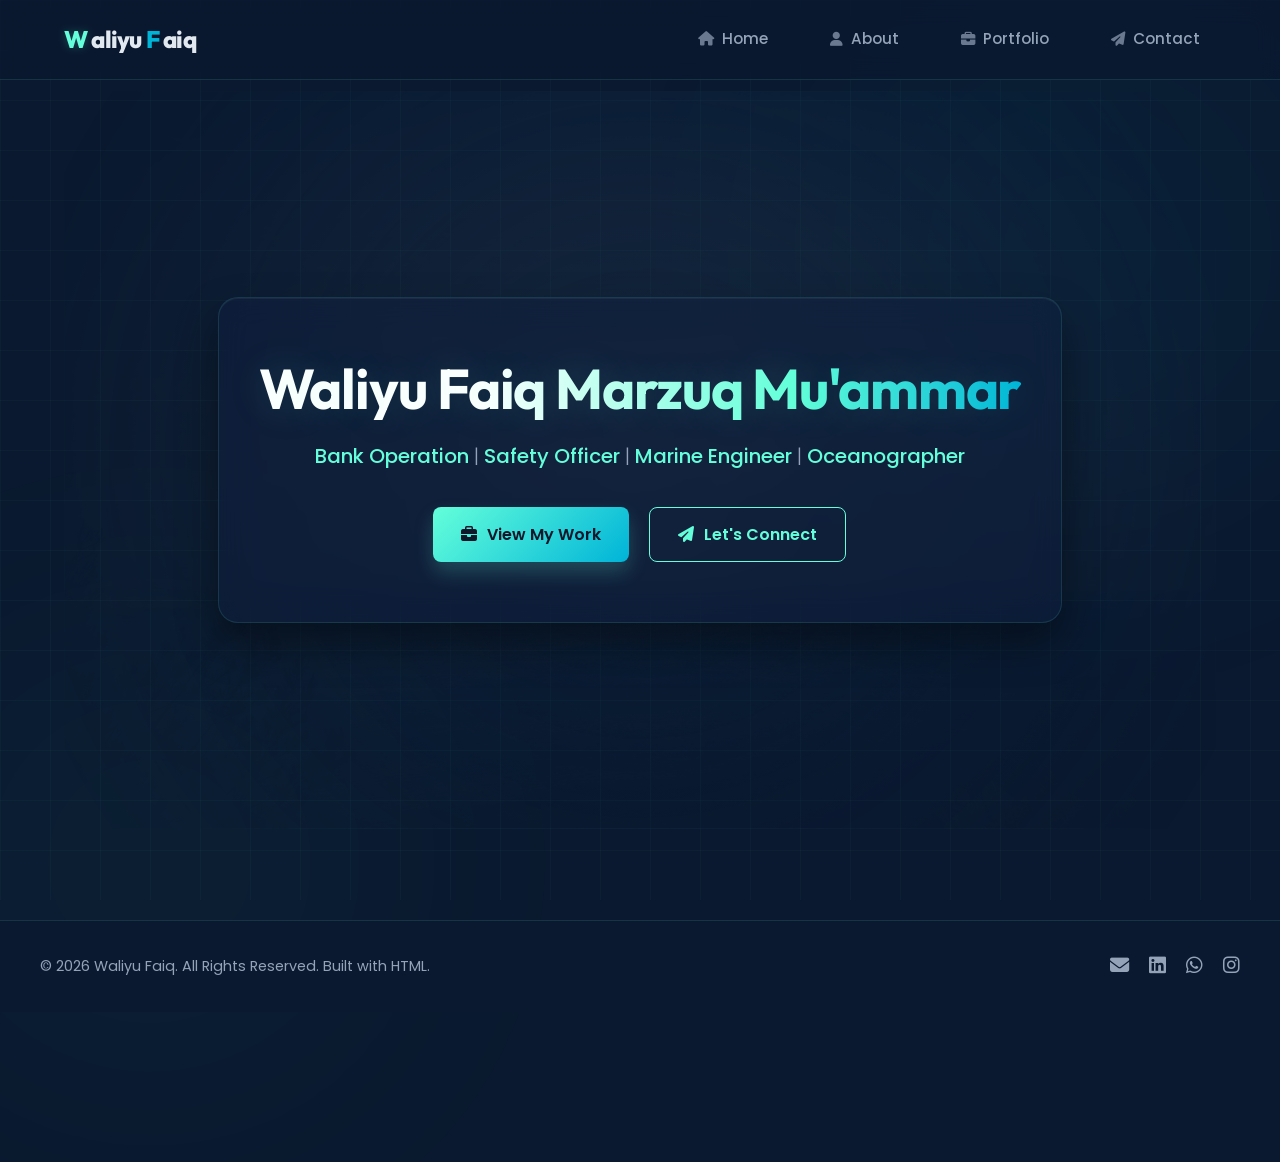
<file: index.html>
<!DOCTYPE html>
<html lang="en">
<head>
    <meta charset="UTF-8">
    <meta name="viewport" content="width=device-width, initial-scale=1.0">
    <title>Waliyu Faiq - Portfolio</title>
    <!-- Fonts -->
    <link rel="preconnect" href="https://fonts.googleapis.com">
    <link rel="preconnect" href="https://fonts.gstatic.com" crossorigin>
    <link href="https://fonts.googleapis.com/css2?family=Outfit:wght@300;400;500;600;700;800&family=Poppins:wght@300;400;500;600;700;800&display=swap" rel="stylesheet">
    <!-- FontAwesome Icons -->
    <link rel="stylesheet" href="https://cdnjs.cloudflare.com/ajax/libs/font-awesome/6.4.0/css/all.min.css">
    <!-- Custom Style -->
    <link rel="stylesheet" href="static/style.css">
</head>
<body>

    <!-- Ambient Glow Effects in Background -->
    <div class="ambient-glow glow-1"></div>
    <div class="ambient-glow glow-2"></div>
    <div class="background-grid"></div>

    <!-- Navigation Header -->
    <header class="navbar-header">
        <nav class="nav-container">
            <a href="index.html" class="nav-logo">
                <span class="logo-w">W</span>aliyu <span class="logo-f">F</span>aiq
            </a>

            <!-- Mobile Menu Toggle Button -->
            <button class="mobile-toggle" aria-label="Toggle menu" id="mobile-toggle">
                <span class="bar"></span>
                <span class="bar"></span>
                <span class="bar"></span>
            </button>

            <!-- Nav Links -->
            <ul class="nav-links" id="nav-links">
                <li><a href="index.html" id="nav-home" class="nav-link"><i class="fas fa-home"></i> Home</a></li>
                <li><a href="about.html" id="nav-about" class="nav-link"><i class="fas fa-user"></i> About</a></li>
                <li><a href="portfolio.html" id="nav-portfolio" class="nav-link"><i class="fas fa-briefcase"></i> Portfolio</a></li>
                <li><a href="contact.html" id="nav-contact" class="nav-link"><i class="fas fa-paper-plane"></i> Contact</a></li>
            </ul>
        </nav>
    </header>

    <!-- Main Content Container -->
    <main class="main-content">
        <section class="hero">
            <div class="hero-text">
                <h1>Waliyu Faiq Marzuq Mu'ammar</h1>
                <p>
                    <span>Bank Operation</span> | <span>Safety Officer</span> | <span>Marine Engineer</span> | <span>Oceanographer</span>
                </p>
                <div class="btn-group">
                    <a href="portfolio.html" class="cta-button">
                        <i class="fas fa-briefcase"></i> View My Work
                    </a>
                    <a href="contact.html" class="secondary-button">
                        <i class="fas fa-paper-plane"></i> Let's Connect
                    </a>
                </div>
            </div>
        </section>
    </main>

    <!-- Unified Footer -->
    <footer class="footer">
        <div class="footer-content">
            <p>&copy; 2026 Waliyu Faiq. All Rights Reserved. Built with HTML.</p>
            <div class="footer-socials">
                <a href="mailto:waliyufaiqmuammar@gmail.com" title="Email"><i class="fas fa-envelope"></i></a>
                <a href="https://www.linkedin.com/in/waliyu-faiq-marzuq-mu-ammar/" target="_blank" title="LinkedIn"><i class="fab fa-linkedin"></i></a>
                <a href="https://wa.link/dnluw3" target="_blank" title="WhatsApp"><i class="fab fa-whatsapp"></i></a>
                <a href="https://www.instagram.com/waliyufaiq_/" target="_blank" title="Instagram"><i class="fab fa-instagram"></i></a>
            </div>
        </div>
    </footer>

    <!-- Core Script -->
    <script>
        const mobileToggle = document.getElementById('mobile-toggle');
        const navLinksElement = document.getElementById('nav-links');

        mobileToggle.addEventListener('click', () => {
            mobileToggle.classList.toggle('active');
            navLinksElement.classList.toggle('active');
        });

        document.addEventListener("DOMContentLoaded", () => {
            const currentPath = window.location.pathname;
            const links = {
                '/index.html': 'nav-home',
                '/': 'nav-home',
                '/about.html': 'nav-about',
                '/portfolio.html': 'nav-portfolio',
                '/contact.html': 'nav-contact'
            };
            
            Object.keys(links).forEach(path => {
                const elementId = links[path];
                const el = document.getElementById(elementId);
                if (el) {
                    if (currentPath === path || (path !== '/' && currentPath.endsWith(path))) {
                        el.classList.add('active');
                    } else {
                        el.classList.remove('active');
                    }
                }
            });
        });
    </script>
</body>
</html>
</file>
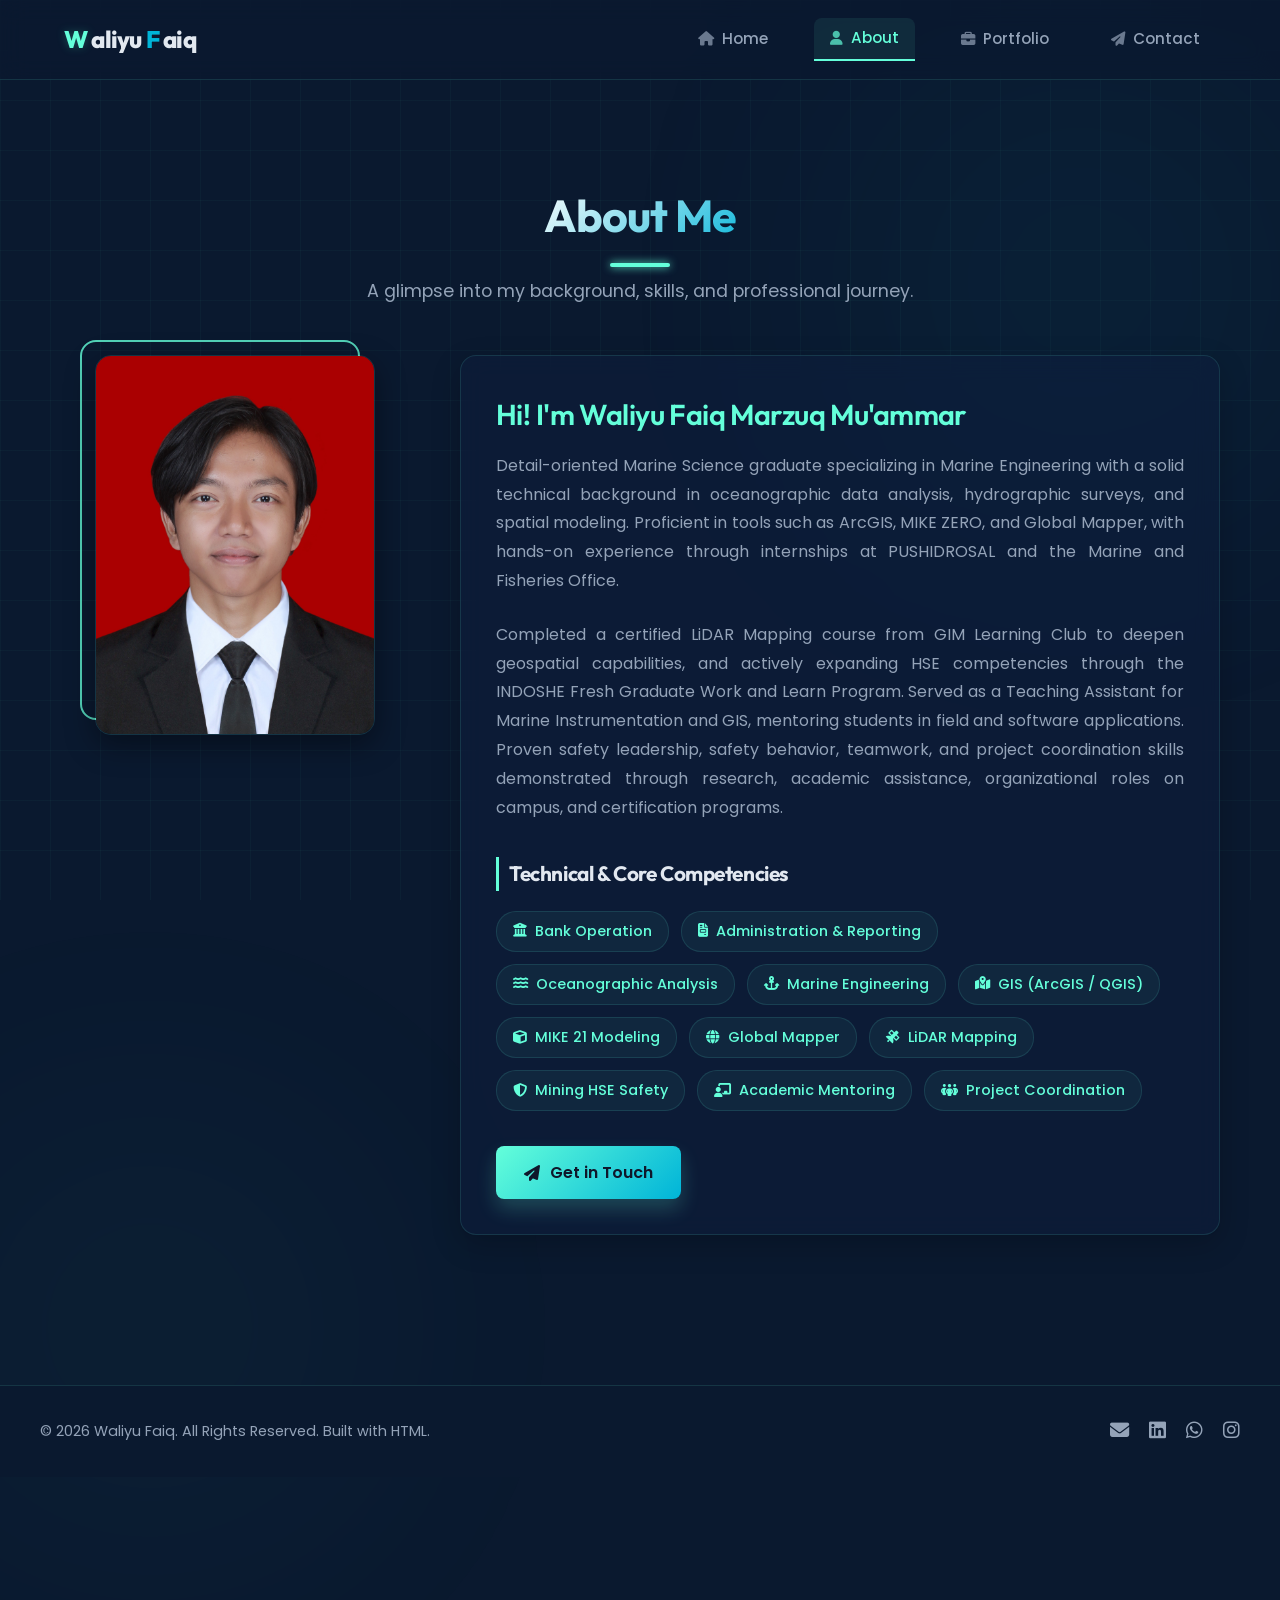
<file: about.html>
<!DOCTYPE html>
<html lang="en">
<head>
    <meta charset="UTF-8">
    <meta name="viewport" content="width=device-width, initial-scale=1.0">
    <title>About Me - Waliyu Faiq</title>
    <!-- Fonts -->
    <link rel="preconnect" href="https://fonts.googleapis.com">
    <link rel="preconnect" href="https://fonts.gstatic.com" crossorigin>
    <link href="https://fonts.googleapis.com/css2?family=Outfit:wght@300;400;500;600;700;800&family=Poppins:wght@300;400;500;600;700;800&display=swap" rel="stylesheet">
    <!-- FontAwesome Icons -->
    <link rel="stylesheet" href="https://cdnjs.cloudflare.com/ajax/libs/font-awesome/6.4.0/css/all.min.css">
    <!-- Custom Style -->
    <link rel="stylesheet" href="static/style.css">
</head>
<body>

    <!-- Ambient Glow Effects in Background -->
    <div class="ambient-glow glow-1"></div>
    <div class="ambient-glow glow-2"></div>
    <div class="background-grid"></div>

    <!-- Navigation Header -->
    <header class="navbar-header">
        <nav class="nav-container">
            <a href="index.html" class="nav-logo">
                <span class="logo-w">W</span>aliyu <span class="logo-f">F</span>aiq
            </a>

            <!-- Mobile Menu Toggle Button -->
            <button class="mobile-toggle" aria-label="Toggle menu" id="mobile-toggle">
                <span class="bar"></span>
                <span class="bar"></span>
                <span class="bar"></span>
            </button>

            <!-- Nav Links -->
            <ul class="nav-links" id="nav-links">
                <li><a href="index.html" id="nav-home" class="nav-link"><i class="fas fa-home"></i> Home</a></li>
                <li><a href="about.html" id="nav-about" class="nav-link"><i class="fas fa-user"></i> About</a></li>
                <li><a href="portfolio.html" id="nav-portfolio" class="nav-link"><i class="fas fa-briefcase"></i> Portfolio</a></li>
                <li><a href="contact.html" id="nav-contact" class="nav-link"><i class="fas fa-paper-plane"></i> Contact</a></li>
            </ul>
        </nav>
    </header>

    <!-- Main Content Container -->
    <main class="main-content">
        <section class="about-section">
            <div class="section-header">
                <h1>About Me</h1>
                <p>A glimpse into my background, skills, and professional journey.</p>
            </div>

            <div class="about-content">
                <!-- Floating Profile Image -->
                <div class="image-container">
                    <img src="static/Waliyu1.jpg" alt="Waliyu Faiq">
                </div>

                <!-- Biography and Skills -->
                <div class="bio-card">
                    <h2>Hi! I'm Waliyu Faiq Marzuq Mu'ammar</h2>
                    <p>
                        Detail-oriented Marine Science graduate specializing in Marine Engineering with a solid technical background in oceanographic data analysis, hydrographic surveys, and spatial modeling. Proficient in tools such as ArcGIS, MIKE ZERO, and Global Mapper, with hands-on experience through internships at PUSHIDROSAL and the Marine and Fisheries Office.
                    </p>
                    <p>
                        Completed a certified LiDAR Mapping course from GIM Learning Club to deepen geospatial capabilities, and actively expanding HSE competencies through the INDOSHE Fresh Graduate Work and Learn Program. Served as a Teaching Assistant for Marine Instrumentation and GIS, mentoring students in field and software applications. Proven safety leadership, safety behavior, teamwork, and project coordination skills demonstrated through research, academic assistance, organizational roles on campus, and certification programs.
                    </p>

                    <!-- Interactive Skills Badge Section -->
                    <div class="skills-container">
                        <h3>Technical & Core Competencies</h3>
                        <div class="skills-grid">
                            <span class="skill-badge"><i class="fas fa-building-columns"></i> Bank Operation</span>
                            <span class="skill-badge"><i class="fas fa-file-invoice"></i> Administration & Reporting</span>
                            <span class="skill-badge"><i class="fas fa-water"></i> Oceanographic Analysis</span>
                            <span class="skill-badge"><i class="fas fa-anchor"></i> Marine Engineering</span>
                            <span class="skill-badge"><i class="fas fa-map-marked-alt"></i> GIS (ArcGIS / QGIS)</span>
                            <span class="skill-badge"><i class="fas fa-cube"></i> MIKE 21 Modeling</span>
                            <span class="skill-badge"><i class="fas fa-globe"></i> Global Mapper</span>
                            <span class="skill-badge"><i class="fas fa-satellite"></i> LiDAR Mapping</span>
                            <span class="skill-badge"><i class="fas fa-shield-halved"></i> Mining HSE Safety</span>
                            <span class="skill-badge"><i class="fas fa-chalkboard-user"></i> Academic Mentoring</span>
                            <span class="skill-badge"><i class="fas fa-people-group"></i> Project Coordination</span>
                        </div>
                    </div>

                    <div style="margin-top: 35px;">
                        <a href="contact.html" class="cta-button">
                            <i class="fas fa-paper-plane"></i> Get in Touch
                        </a>
                    </div>
                </div>
            </div>
        </section>
    </main>

    <!-- Unified Footer -->
    <footer class="footer">
        <div class="footer-content">
            <p>&copy; 2026 Waliyu Faiq. All Rights Reserved. Built with HTML.</p>
            <div class="footer-socials">
                <a href="mailto:waliyufaiqmuammar@gmail.com" title="Email"><i class="fas fa-envelope"></i></a>
                <a href="https://www.linkedin.com/in/waliyu-faiq-marzuq-mu-ammar/" target="_blank" title="LinkedIn"><i class="fab fa-linkedin"></i></a>
                <a href="https://wa.link/dnluw3" target="_blank" title="WhatsApp"><i class="fab fa-whatsapp"></i></a>
                <a href="https://www.instagram.com/waliyufaiq_/" target="_blank" title="Instagram"><i class="fab fa-instagram"></i></a>
            </div>
        </div>
    </footer>

    <!-- Core Script -->
    <script>
        const mobileToggle = document.getElementById('mobile-toggle');
        const navLinksElement = document.getElementById('nav-links');

        mobileToggle.addEventListener('click', () => {
            mobileToggle.classList.toggle('active');
            navLinksElement.classList.toggle('active');
        });

        document.addEventListener("DOMContentLoaded", () => {
            const currentPath = window.location.pathname;
            const links = {
                '/index.html': 'nav-home',
                '/': 'nav-home',
                '/about.html': 'nav-about',
                '/portfolio.html': 'nav-portfolio',
                '/contact.html': 'nav-contact'
            };
            
            Object.keys(links).forEach(path => {
                const elementId = links[path];
                const el = document.getElementById(elementId);
                if (el) {
                    if (currentPath === path || (path !== '/' && currentPath.endsWith(path))) {
                        el.classList.add('active');
                    } else {
                        el.classList.remove('active');
                    }
                }
            });
        });
    </script>
</body>
</html>
</file>
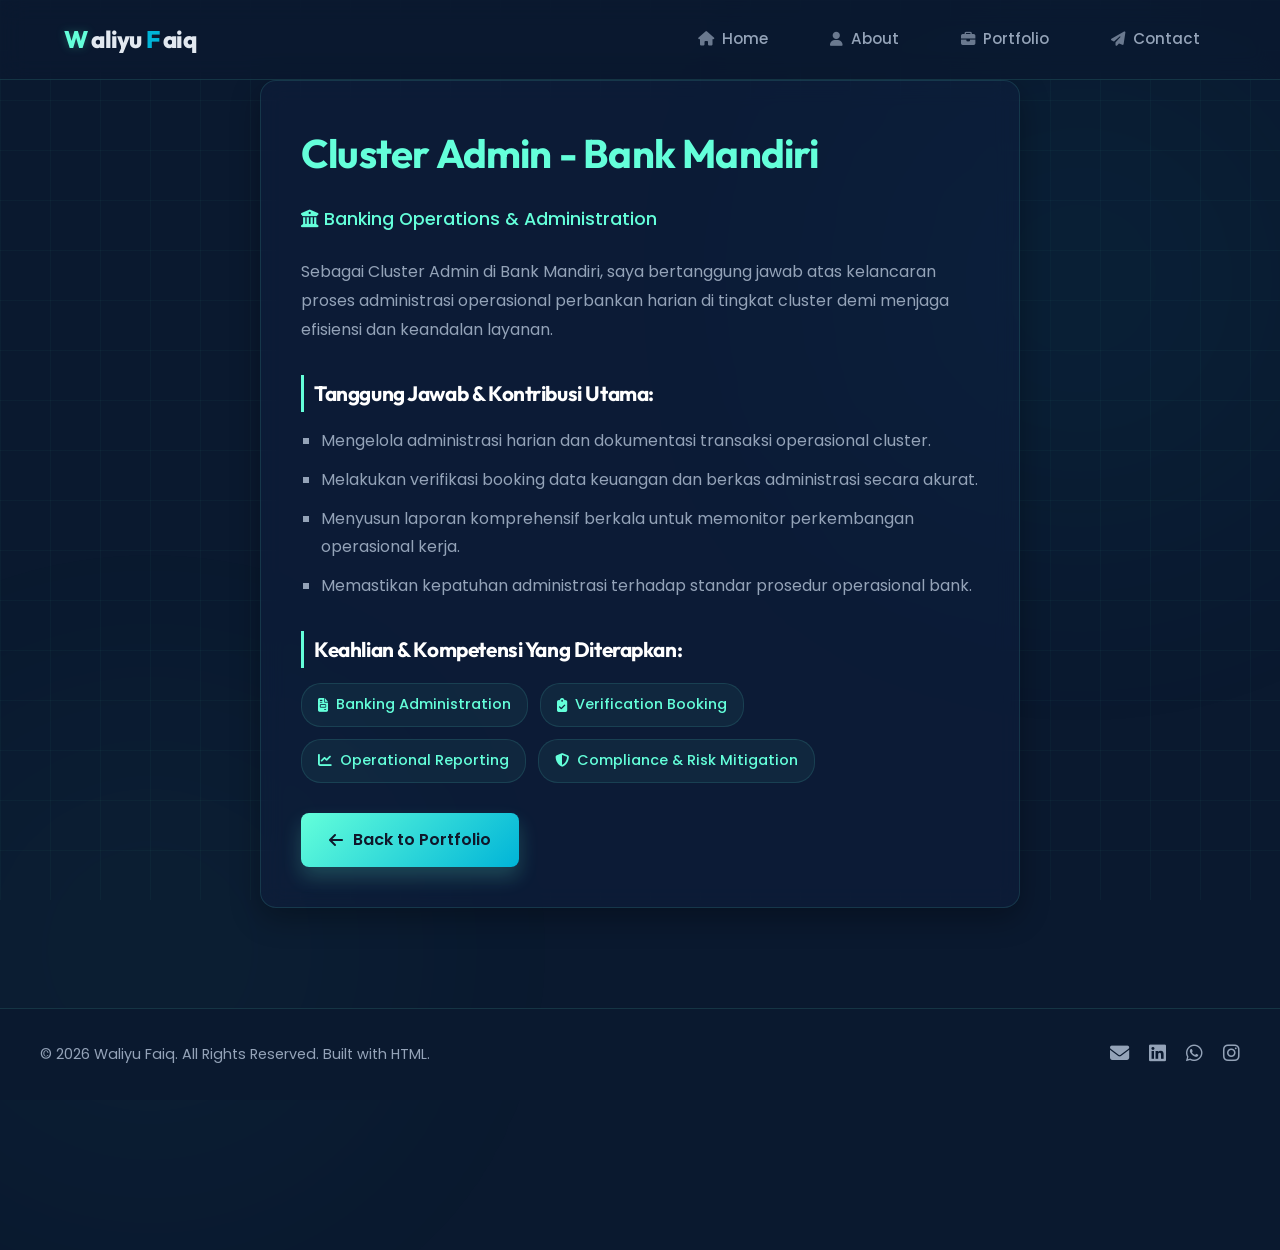
<file: bank_mandiri.html>
<!DOCTYPE html>
<html lang="en">
<head>
    <meta charset="UTF-8">
    <meta name="viewport" content="width=device-width, initial-scale=1.0">
    <title>Bank Mandiri - Waliyu Faiq</title>
    <!-- Fonts -->
    <link rel="preconnect" href="https://fonts.googleapis.com">
    <link rel="preconnect" href="https://fonts.gstatic.com" crossorigin>
    <link href="https://fonts.googleapis.com/css2?family=Outfit:wght@300;400;500;600;700;800&family=Poppins:wght@300;400;500;600;700;800&display=swap" rel="stylesheet">
    <!-- FontAwesome Icons -->
    <link rel="stylesheet" href="https://cdnjs.cloudflare.com/ajax/libs/font-awesome/6.4.0/css/all.min.css">
    <!-- Custom Style -->
    <link rel="stylesheet" href="static/style.css">
</head>
<body>

    <!-- Ambient Glow Effects in Background -->
    <div class="ambient-glow glow-1"></div>
    <div class="ambient-glow glow-2"></div>
    <div class="background-grid"></div>

    <!-- Navigation Header -->
    <header class="navbar-header">
        <nav class="nav-container">
            <a href="index.html" class="nav-logo">
                <span class="logo-w">W</span>aliyu <span class="logo-f">F</span>aiq
            </a>

            <!-- Mobile Menu Toggle Button -->
            <button class="mobile-toggle" aria-label="Toggle menu" id="mobile-toggle">
                <span class="bar"></span>
                <span class="bar"></span>
                <span class="bar"></span>
            </button>

            <!-- Nav Links -->
            <ul class="nav-links" id="nav-links">
                <li><a href="index.html" id="nav-home" class="nav-link"><i class="fas fa-home"></i> Home</a></li>
                <li><a href="about.html" id="nav-about" class="nav-link"><i class="fas fa-user"></i> About</a></li>
                <li><a href="portfolio.html" id="nav-portfolio" class="nav-link"><i class="fas fa-briefcase"></i> Portfolio</a></li>
                <li><a href="contact.html" id="nav-contact" class="nav-link"><i class="fas fa-paper-plane"></i> Contact</a></li>
            </ul>
        </nav>
    </header>

    <!-- Main Content Container -->
    <main class="main-content">
        <div class="project-detail-container">
            <div class="detail-card">
                <h1>Cluster Admin - Bank Mandiri</h1>
                <p style="color: var(--accent-primary); font-weight: 500; font-size: 1.1rem; margin-bottom: 25px;">
                    <i class="fas fa-building-columns"></i> Banking Operations & Administration
                </p>

                <div class="detail-content">
                    <p>
                        Sebagai Cluster Admin di Bank Mandiri, saya bertanggung jawab atas kelancaran proses administrasi operasional perbankan harian di tingkat cluster demi menjaga efisiensi dan keandalan layanan.
                    </p>
                    
                    <h3 style="color: #ffffff; margin: 30px 0 15px; font-size: 1.3rem; border-left: 3px solid var(--accent-primary); padding-left: 10px;">
                        Tanggung Jawab & Kontribusi Utama:
                    </h3>
                    <ul style="margin-left: 20px; margin-bottom: 25px; list-style-type: square; color: var(--text-secondary);">
                        <li style="margin-bottom: 10px;">Mengelola administrasi harian dan dokumentasi transaksi operasional cluster.</li>
                        <li style="margin-bottom: 10px;">Melakukan verifikasi booking data keuangan dan berkas administrasi secara akurat.</li>
                        <li style="margin-bottom: 10px;">Menyusun laporan komprehensif berkala untuk memonitor perkembangan operasional kerja.</li>
                        <li style="margin-bottom: 10px;">Memastikan kepatuhan administrasi terhadap standar prosedur operasional bank.</li>
                    </ul>

                    <h3 style="color: #ffffff; margin: 30px 0 15px; font-size: 1.3rem; border-left: 3px solid var(--accent-primary); padding-left: 10px;">
                        Keahlian & Kompetensi Yang Diterapkan:
                    </h3>
                    <div class="skills-grid" style="margin-top: 15px; margin-bottom: 25px;">
                        <span class="skill-badge"><i class="fas fa-file-invoice"></i> Banking Administration</span>
                        <span class="skill-badge"><i class="fas fa-clipboard-check"></i> Verification Booking</span>
                        <span class="skill-badge"><i class="fas fa-chart-line"></i> Operational Reporting</span>
                        <span class="skill-badge"><i class="fas fa-shield-halved"></i> Compliance & Risk Mitigation</span>
                    </div>
                </div>

                <div class="detail-back">
                    <a href="portfolio.html" class="cta-button">
                        <i class="fas fa-arrow-left"></i> Back to Portfolio
                    </a>
                </div>
            </div>
        </div>
    </main>

    <!-- Unified Footer -->
    <footer class="footer">
        <div class="footer-content">
            <p>&copy; 2026 Waliyu Faiq. All Rights Reserved. Built with HTML.</p>
            <div class="footer-socials">
                <a href="mailto:waliyufaiqmuammar@gmail.com" title="Email"><i class="fas fa-envelope"></i></a>
                <a href="https://www.linkedin.com/in/waliyu-faiq-marzuq-mu-ammar/" target="_blank" title="LinkedIn"><i class="fab fa-linkedin"></i></a>
                <a href="https://wa.link/dnluw3" target="_blank" title="WhatsApp"><i class="fab fa-whatsapp"></i></a>
                <a href="https://www.instagram.com/waliyufaiq_/" target="_blank" title="Instagram"><i class="fab fa-instagram"></i></a>
            </div>
        </div>
    </footer>

    <!-- Core Script -->
    <script>
        const mobileToggle = document.getElementById('mobile-toggle');
        const navLinksElement = document.getElementById('nav-links');

        mobileToggle.addEventListener('click', () => {
            mobileToggle.classList.toggle('active');
            navLinksElement.classList.toggle('active');
        });

        document.addEventListener("DOMContentLoaded", () => {
            const currentPath = window.location.pathname;
            const links = {
                '/index.html': 'nav-home',
                '/': 'nav-home',
                '/about.html': 'nav-about',
                '/portfolio.html': 'nav-portfolio',
                '/contact.html': 'nav-contact'
            };
            
            Object.keys(links).forEach(path => {
                const elementId = links[path];
                const el = document.getElementById(elementId);
                if (el) {
                    if (currentPath === path || (path !== '/' && currentPath.endsWith(path))) {
                        el.classList.add('active');
                    } else {
                        el.classList.remove('active');
                    }
                }
            });
        });
    </script>
</body>
</html>
</file>
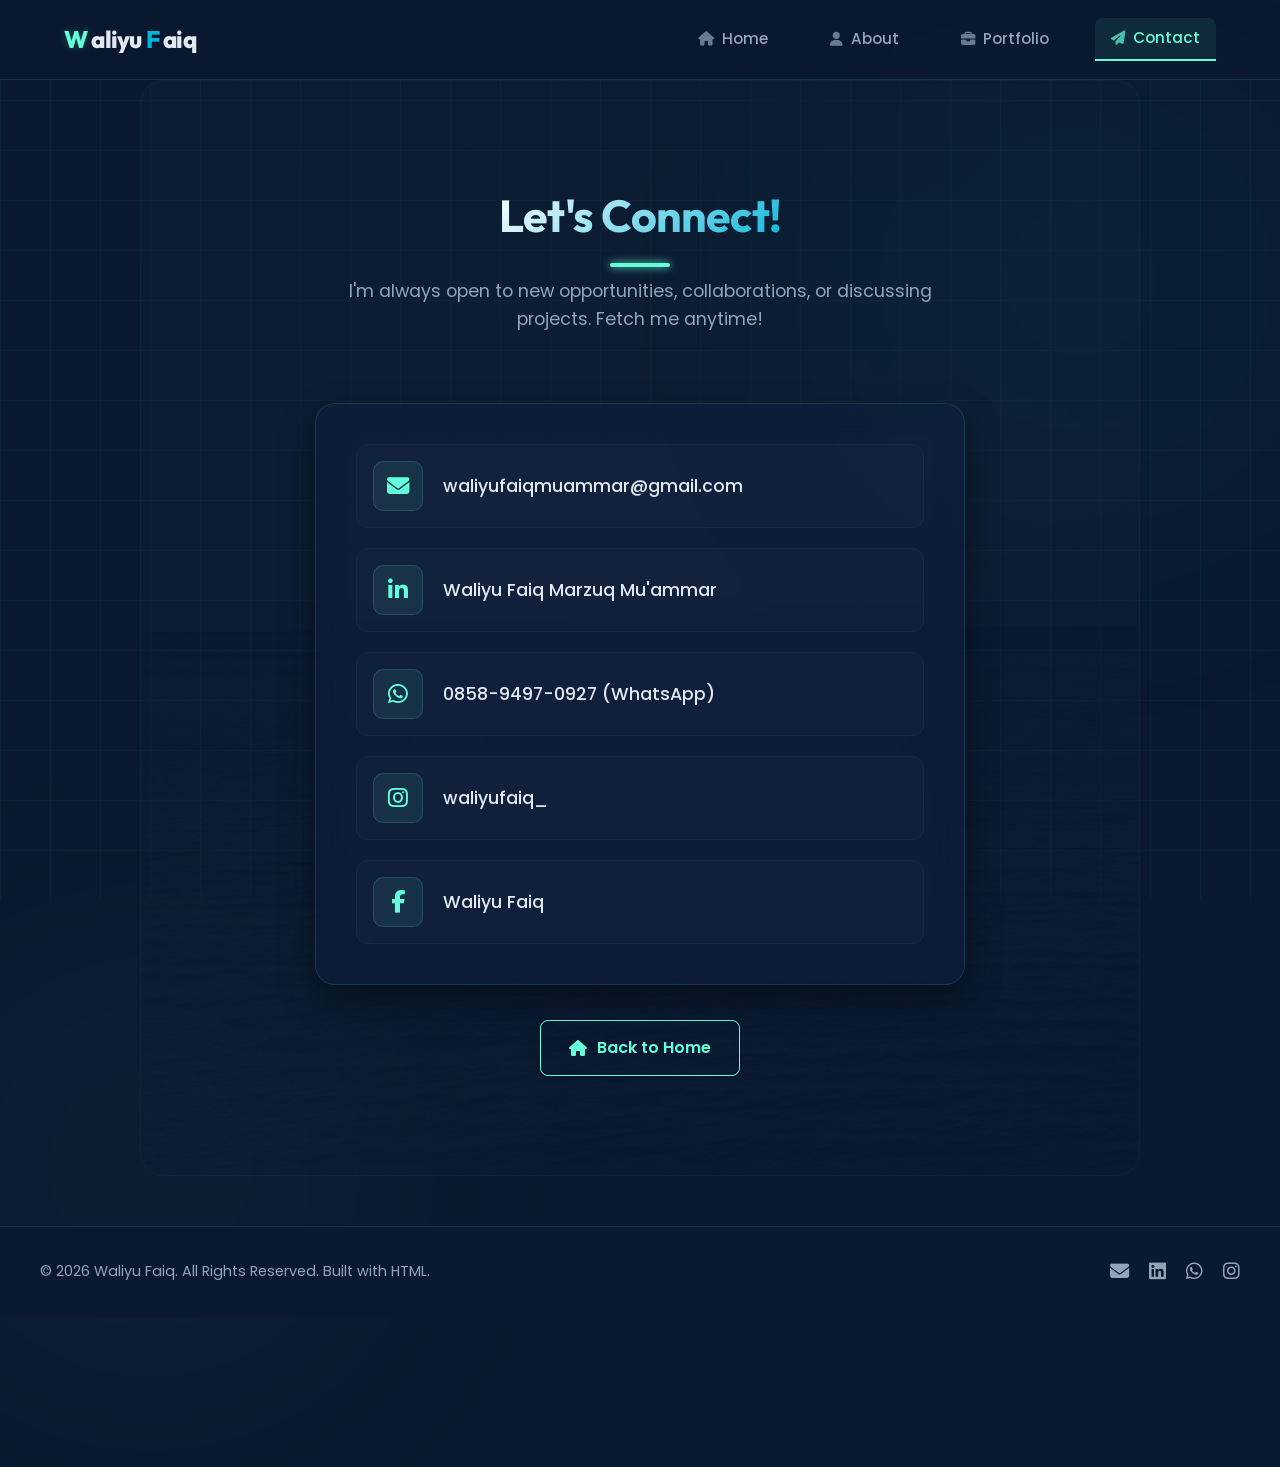
<file: contact.html>
<!DOCTYPE html>
<html lang="en">
<head>
    <meta charset="UTF-8">
    <meta name="viewport" content="width=device-width, initial-scale=1.0">
    <title>Contact - Waliyu Faiq</title>
    <!-- Fonts -->
    <link rel="preconnect" href="https://fonts.googleapis.com">
    <link rel="preconnect" href="https://fonts.gstatic.com" crossorigin>
    <link href="https://fonts.googleapis.com/css2?family=Outfit:wght@300;400;500;600;700;800&family=Poppins:wght@300;400;500;600;700;800&display=swap" rel="stylesheet">
    <!-- FontAwesome Icons -->
    <link rel="stylesheet" href="https://cdnjs.cloudflare.com/ajax/libs/font-awesome/6.4.0/css/all.min.css">
    <!-- Custom Style -->
    <link rel="stylesheet" href="static/style.css">
</head>
<body>

    <!-- Ambient Glow Effects in Background -->
    <div class="ambient-glow glow-1"></div>
    <div class="ambient-glow glow-2"></div>
    <div class="background-grid"></div>

    <!-- Navigation Header -->
    <header class="navbar-header">
        <nav class="nav-container">
            <a href="index.html" class="nav-logo">
                <span class="logo-w">W</span>aliyu <span class="logo-f">F</span>aiq
            </a>

            <!-- Mobile Menu Toggle Button -->
            <button class="mobile-toggle" aria-label="Toggle menu" id="mobile-toggle">
                <span class="bar"></span>
                <span class="bar"></span>
                <span class="bar"></span>
            </button>

            <!-- Nav Links -->
            <ul class="nav-links" id="nav-links">
                <li><a href="index.html" id="nav-home" class="nav-link"><i class="fas fa-home"></i> Home</a></li>
                <li><a href="about.html" id="nav-about" class="nav-link"><i class="fas fa-user"></i> About</a></li>
                <li><a href="portfolio.html" id="nav-portfolio" class="nav-link"><i class="fas fa-briefcase"></i> Portfolio</a></li>
                <li><a href="contact.html" id="nav-contact" class="nav-link"><i class="fas fa-paper-plane"></i> Contact</a></li>
            </ul>
        </nav>
    </header>

    <!-- Main Content Container -->
    <main class="main-content">
        <section class="contact-section">
            <div class="contact-overlay"></div>

            <div class="section-header" style="z-index: 2; position: relative;">
                <h1>Let's Connect!</h1>
                <p>I'm always open to new opportunities, collaborations, or discussing projects. Fetch me anytime!</p>
            </div>

            <div class="contact-container">
                <div class="contact-card">
                    <!-- Email -->
                    <div class="contact-item">
                        <div class="contact-icon">
                            <i class="fas fa-envelope"></i>
                        </div>
                        <a href="mailto:waliyufaiqmuammar@gmail.com" class="contact-link">waliyufaiqmuammar@gmail.com</a>
                    </div>
                    
                    <!-- LinkedIn -->
                    <div class="contact-item">
                        <div class="contact-icon">
                            <i class="fab fa-linkedin-in"></i>
                        </div>
                        <a href="https://www.linkedin.com/in/waliyu-faiq-marzuq-mu-ammar/" target="_blank" class="contact-link">Waliyu Faiq Marzuq Mu'ammar</a>
                    </div>

                    <!-- WhatsApp -->
                    <div class="contact-item">
                        <div class="contact-icon">
                            <i class="fab fa-whatsapp"></i>
                        </div>
                        <a href="https://wa.link/dnluw3" target="_blank" class="contact-link">0858-9497-0927 (WhatsApp)</a>
                    </div>

                    <!-- Instagram -->
                    <div class="contact-item">
                        <div class="contact-icon">
                            <i class="fab fa-instagram"></i>
                        </div>
                        <a href="https://www.instagram.com/waliyufaiq_/" target="_blank" class="contact-link">waliyufaiq_</a>
                    </div>

                    <!-- Facebook -->
                    <div class="contact-item">
                        <div class="contact-icon">
                            <i class="fab fa-facebook-f"></i>
                        </div>
                        <a href="https://www.facebook.com/waliyu.faiq/" target="_blank" class="contact-link">Waliyu Faiq</a>
                    </div>
                </div>

                <div class="contact-back">
                    <a href="index.html" class="secondary-button">
                        <i class="fas fa-home"></i> Back to Home
                    </a>
                </div>
            </div>
        </section>
    </main>

    <!-- Unified Footer -->
    <footer class="footer">
        <div class="footer-content">
            <p>&copy; 2026 Waliyu Faiq. All Rights Reserved. Built with HTML.</p>
            <div class="footer-socials">
                <a href="mailto:waliyufaiqmuammar@gmail.com" title="Email"><i class="fas fa-envelope"></i></a>
                <a href="https://www.linkedin.com/in/waliyu-faiq-marzuq-mu-ammar/" target="_blank" title="LinkedIn"><i class="fab fa-linkedin"></i></a>
                <a href="https://wa.link/dnluw3" target="_blank" title="WhatsApp"><i class="fab fa-whatsapp"></i></a>
                <a href="https://www.instagram.com/waliyufaiq_/" target="_blank" title="Instagram"><i class="fab fa-instagram"></i></a>
            </div>
        </div>
    </footer>

    <!-- Core Script -->
    <script>
        const mobileToggle = document.getElementById('mobile-toggle');
        const navLinksElement = document.getElementById('nav-links');

        mobileToggle.addEventListener('click', () => {
            mobileToggle.classList.toggle('active');
            navLinksElement.classList.toggle('active');
        });

        document.addEventListener("DOMContentLoaded", () => {
            const currentPath = window.location.pathname;
            const links = {
                '/index.html': 'nav-home',
                '/': 'nav-home',
                '/about.html': 'nav-about',
                '/portfolio.html': 'nav-portfolio',
                '/contact.html': 'nav-contact'
            };
            
            Object.keys(links).forEach(path => {
                const elementId = links[path];
                const el = document.getElementById(elementId);
                if (el) {
                    if (currentPath === path || (path !== '/' && currentPath.endsWith(path))) {
                        el.classList.add('active');
                    } else {
                        el.classList.remove('active');
                    }
                }
            });
        });
    </script>
</body>
</html>
</file>
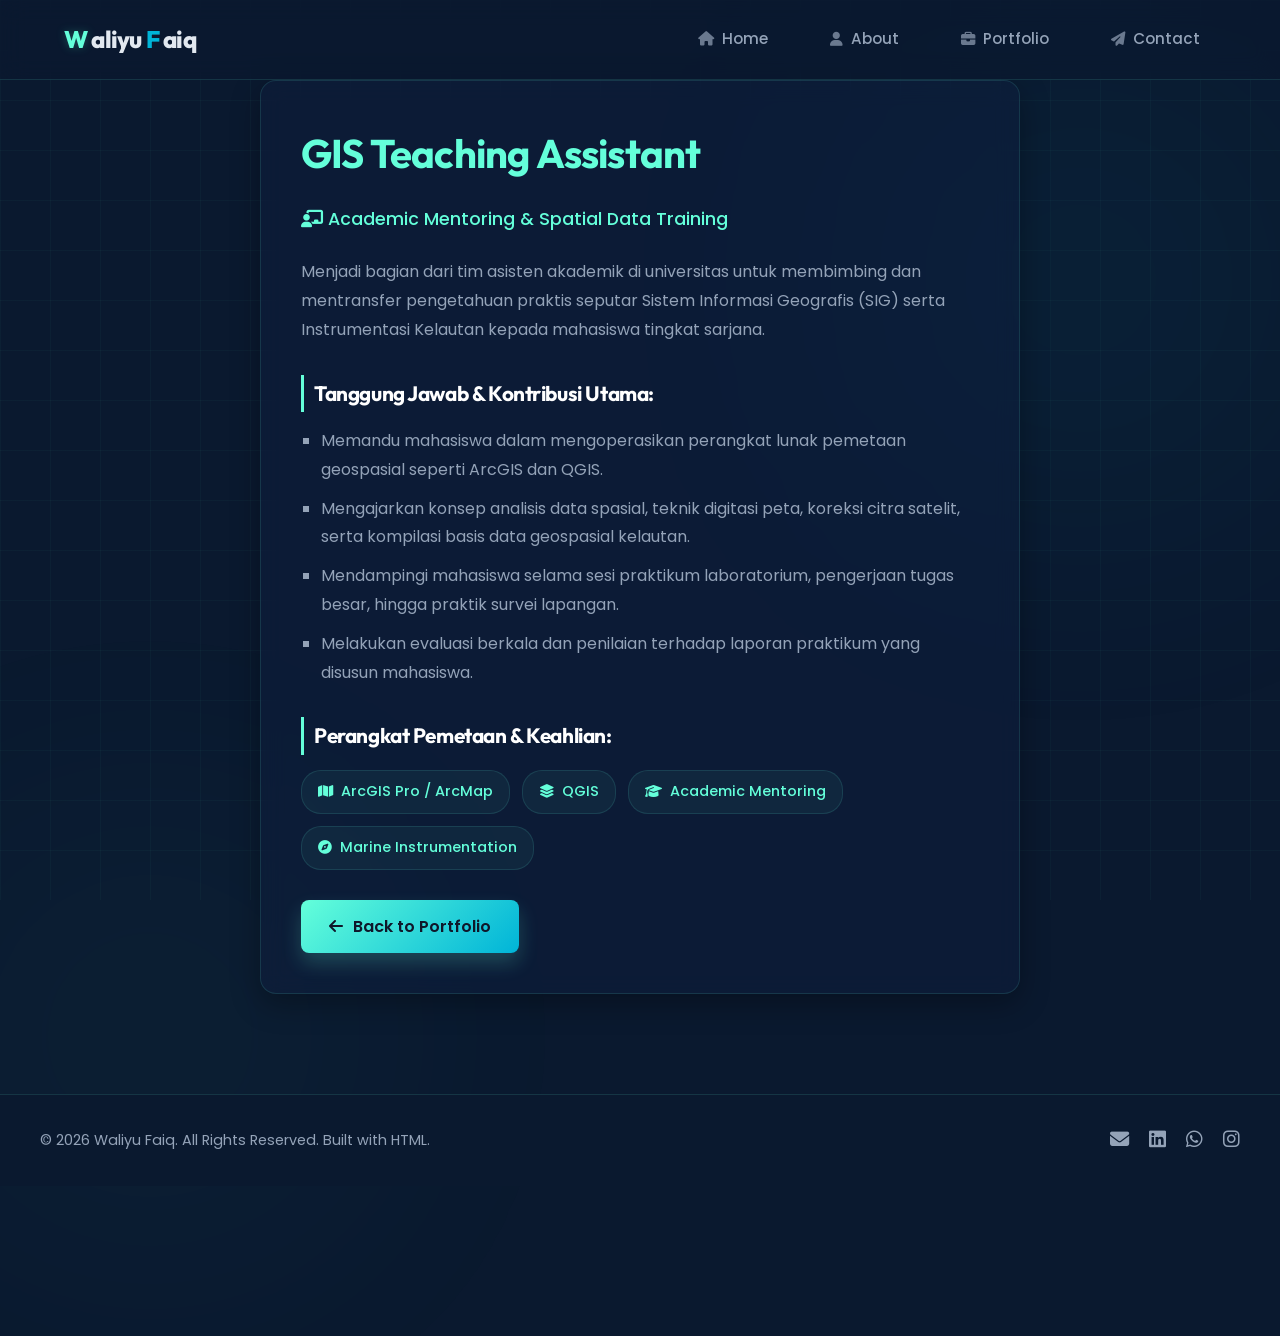
<file: gis_assistant.html>
<!DOCTYPE html>
<html lang="en">
<head>
    <meta charset="UTF-8">
    <meta name="viewport" content="width=device-width, initial-scale=1.0">
    <title>GIS Teaching Assistant - Waliyu Faiq</title>
    <!-- Fonts -->
    <link rel="preconnect" href="https://fonts.googleapis.com">
    <link rel="preconnect" href="https://fonts.gstatic.com" crossorigin>
    <link href="https://fonts.googleapis.com/css2?family=Outfit:wght@300;400;500;600;700;800&family=Poppins:wght@300;400;500;600;700;800&display=swap" rel="stylesheet">
    <!-- FontAwesome Icons -->
    <link rel="stylesheet" href="https://cdnjs.cloudflare.com/ajax/libs/font-awesome/6.4.0/css/all.min.css">
    <!-- Custom Style -->
    <link rel="stylesheet" href="static/style.css">
</head>
<body>

    <!-- Ambient Glow Effects in Background -->
    <div class="ambient-glow glow-1"></div>
    <div class="ambient-glow glow-2"></div>
    <div class="background-grid"></div>

    <!-- Navigation Header -->
    <header class="navbar-header">
        <nav class="nav-container">
            <a href="index.html" class="nav-logo">
                <span class="logo-w">W</span>aliyu <span class="logo-f">F</span>aiq
            </a>

            <!-- Mobile Menu Toggle Button -->
            <button class="mobile-toggle" aria-label="Toggle menu" id="mobile-toggle">
                <span class="bar"></span>
                <span class="bar"></span>
                <span class="bar"></span>
            </button>

            <!-- Nav Links -->
            <ul class="nav-links" id="nav-links">
                <li><a href="index.html" id="nav-home" class="nav-link"><i class="fas fa-home"></i> Home</a></li>
                <li><a href="about.html" id="nav-about" class="nav-link"><i class="fas fa-user"></i> About</a></li>
                <li><a href="portfolio.html" id="nav-portfolio" class="nav-link"><i class="fas fa-briefcase"></i> Portfolio</a></li>
                <li><a href="contact.html" id="nav-contact" class="nav-link"><i class="fas fa-paper-plane"></i> Contact</a></li>
            </ul>
        </nav>
    </header>

    <!-- Main Content Container -->
    <main class="main-content">
        <div class="project-detail-container">
            <div class="detail-card">
                <h1>GIS Teaching Assistant</h1>
                <p style="color: var(--accent-primary); font-weight: 500; font-size: 1.1rem; margin-bottom: 25px;">
                    <i class="fas fa-chalkboard-user"></i> Academic Mentoring & Spatial Data Training
                </p>

                <div class="detail-content">
                    <p>
                        Menjadi bagian dari tim asisten akademik di universitas untuk membimbing dan mentransfer pengetahuan praktis seputar Sistem Informasi Geografis (SIG) serta Instrumentasi Kelautan kepada mahasiswa tingkat sarjana.
                    </p>
                    
                    <h3 style="color: #ffffff; margin: 30px 0 15px; font-size: 1.3rem; border-left: 3px solid var(--accent-primary); padding-left: 10px;">
                        Tanggung Jawab & Kontribusi Utama:
                    </h3>
                    <ul style="margin-left: 20px; margin-bottom: 25px; list-style-type: square; color: var(--text-secondary);">
                        <li style="margin-bottom: 10px;">Memandu mahasiswa dalam mengoperasikan perangkat lunak pemetaan geospasial seperti ArcGIS dan QGIS.</li>
                        <li style="margin-bottom: 10px;">Mengajarkan konsep analisis data spasial, teknik digitasi peta, koreksi citra satelit, serta kompilasi basis data geospasial kelautan.</li>
                        <li style="margin-bottom: 10px;">Mendampingi mahasiswa selama sesi praktikum laboratorium, pengerjaan tugas besar, hingga praktik survei lapangan.</li>
                        <li style="margin-bottom: 10px;">Melakukan evaluasi berkala dan penilaian terhadap laporan praktikum yang disusun mahasiswa.</li>
                    </ul>

                    <h3 style="color: #ffffff; margin: 30px 0 15px; font-size: 1.3rem; border-left: 3px solid var(--accent-primary); padding-left: 10px;">
                        Perangkat Pemetaan & Keahlian:
                    </h3>
                    <div class="skills-grid" style="margin-top: 15px; margin-bottom: 25px;">
                        <span class="skill-badge"><i class="fas fa-map"></i> ArcGIS Pro / ArcMap</span>
                        <span class="skill-badge"><i class="fas fa-layer-group"></i> QGIS</span>
                        <span class="skill-badge"><i class="fas fa-graduation-cap"></i> Academic Mentoring</span>
                        <span class="skill-badge"><i class="fas fa-compass"></i> Marine Instrumentation</span>
                    </div>
                </div>

                <div class="detail-back">
                    <a href="portfolio.html" class="cta-button">
                        <i class="fas fa-arrow-left"></i> Back to Portfolio
                    </a>
                </div>
            </div>
        </div>
    </main>

    <!-- Unified Footer -->
    <footer class="footer">
        <div class="footer-content">
            <p>&copy; 2026 Waliyu Faiq. All Rights Reserved. Built with HTML.</p>
            <div class="footer-socials">
                <a href="mailto:waliyufaiqmuammar@gmail.com" title="Email"><i class="fas fa-envelope"></i></a>
                <a href="https://www.linkedin.com/in/waliyu-faiq-marzuq-mu-ammar/" target="_blank" title="LinkedIn"><i class="fab fa-linkedin"></i></a>
                <a href="https://wa.link/dnluw3" target="_blank" title="WhatsApp"><i class="fab fa-whatsapp"></i></a>
                <a href="https://www.instagram.com/waliyufaiq_/" target="_blank" title="Instagram"><i class="fab fa-instagram"></i></a>
            </div>
        </div>
    </footer>

    <!-- Core Script -->
    <script>
        const mobileToggle = document.getElementById('mobile-toggle');
        const navLinksElement = document.getElementById('nav-links');

        mobileToggle.addEventListener('click', () => {
            mobileToggle.classList.toggle('active');
            navLinksElement.classList.toggle('active');
        });

        document.addEventListener("DOMContentLoaded", () => {
            const currentPath = window.location.pathname;
            const links = {
                '/index.html': 'nav-home',
                '/': 'nav-home',
                '/about.html': 'nav-about',
                '/portfolio.html': 'nav-portfolio',
                '/contact.html': 'nav-contact'
            };
            
            Object.keys(links).forEach(path => {
                const elementId = links[path];
                const el = document.getElementById(elementId);
                if (el) {
                    if (currentPath === path || (path !== '/' && currentPath.endsWith(path))) {
                        el.classList.add('active');
                    } else {
                        el.classList.remove('active');
                    }
                }
            });
        });
    </script>
</body>
</html>
</file>
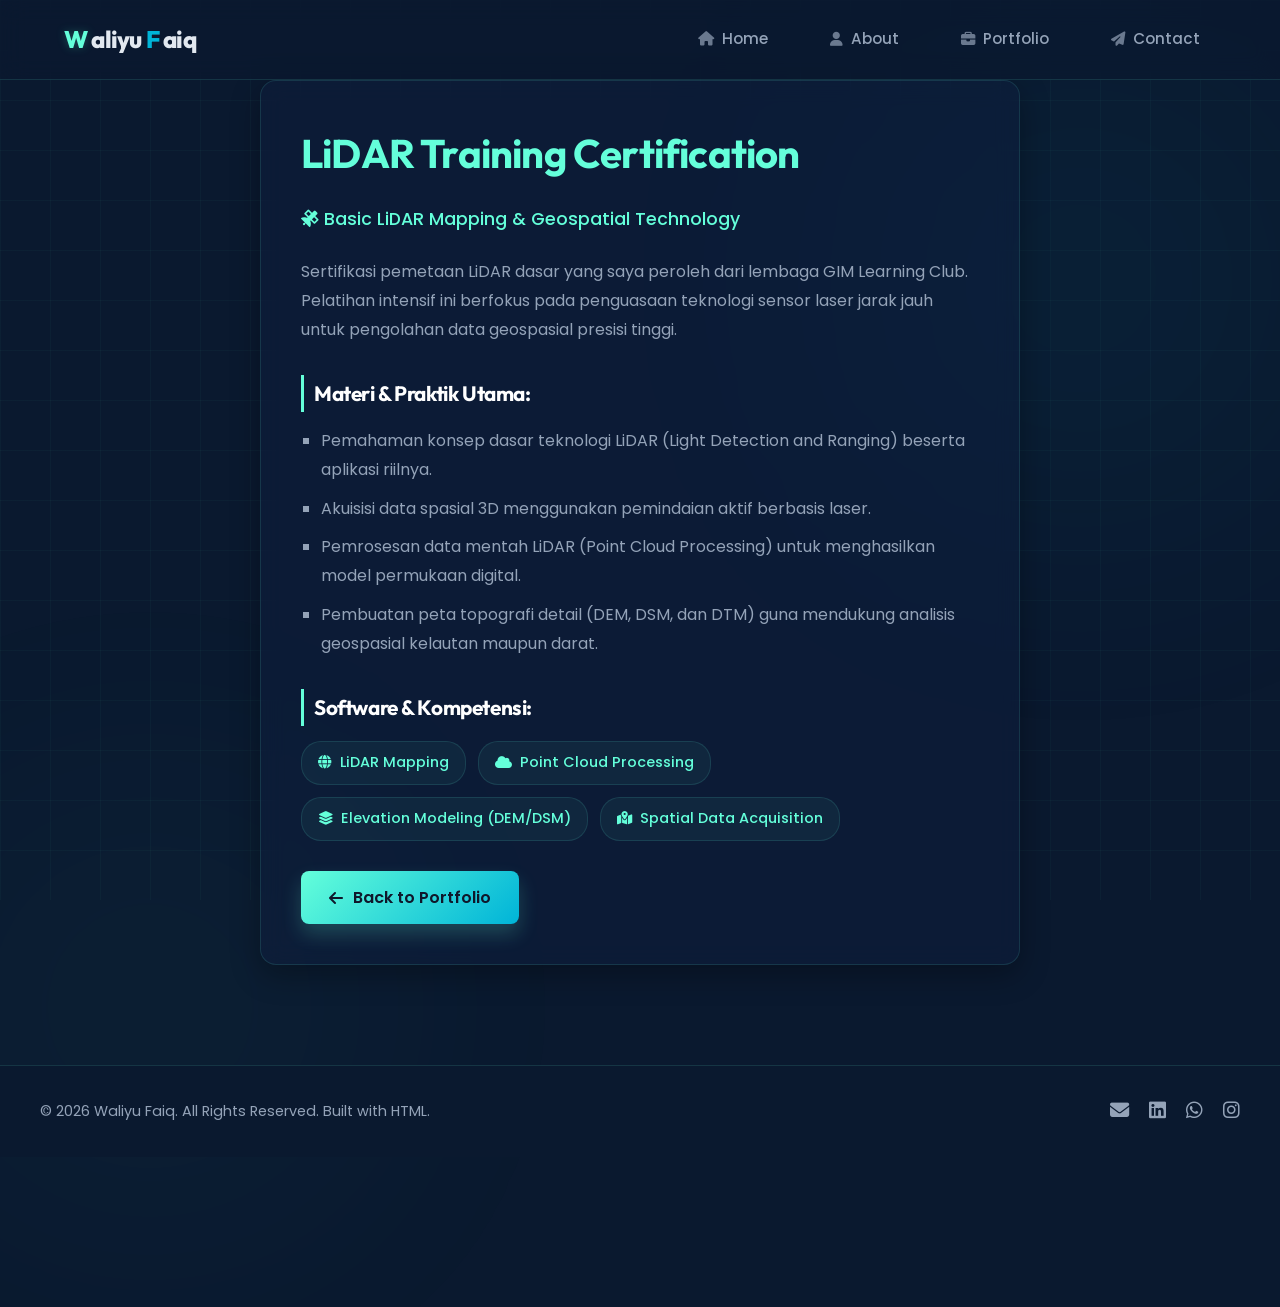
<file: lidar_training.html>
<!DOCTYPE html>
<html lang="en">
<head>
    <meta charset="UTF-8">
    <meta name="viewport" content="width=device-width, initial-scale=1.0">
    <title>LiDAR Training Certification - Waliyu Faiq</title>
    <!-- Fonts -->
    <link rel="preconnect" href="https://fonts.googleapis.com">
    <link rel="preconnect" href="https://fonts.gstatic.com" crossorigin>
    <link href="https://fonts.googleapis.com/css2?family=Outfit:wght@300;400;500;600;700;800&family=Poppins:wght@300;400;500;600;700;800&display=swap" rel="stylesheet">
    <!-- FontAwesome Icons -->
    <link rel="stylesheet" href="https://cdnjs.cloudflare.com/ajax/libs/font-awesome/6.4.0/css/all.min.css">
    <!-- Custom Style -->
    <link rel="stylesheet" href="static/style.css">
</head>
<body>

    <!-- Ambient Glow Effects in Background -->
    <div class="ambient-glow glow-1"></div>
    <div class="ambient-glow glow-2"></div>
    <div class="background-grid"></div>

    <!-- Navigation Header -->
    <header class="navbar-header">
        <nav class="nav-container">
            <a href="index.html" class="nav-logo">
                <span class="logo-w">W</span>aliyu <span class="logo-f">F</span>aiq
            </a>

            <!-- Mobile Menu Toggle Button -->
            <button class="mobile-toggle" aria-label="Toggle menu" id="mobile-toggle">
                <span class="bar"></span>
                <span class="bar"></span>
                <span class="bar"></span>
            </button>

            <!-- Nav Links -->
            <ul class="nav-links" id="nav-links">
                <li><a href="index.html" id="nav-home" class="nav-link"><i class="fas fa-home"></i> Home</a></li>
                <li><a href="about.html" id="nav-about" class="nav-link"><i class="fas fa-user"></i> About</a></li>
                <li><a href="portfolio.html" id="nav-portfolio" class="nav-link"><i class="fas fa-briefcase"></i> Portfolio</a></li>
                <li><a href="contact.html" id="nav-contact" class="nav-link"><i class="fas fa-paper-plane"></i> Contact</a></li>
            </ul>
        </nav>
    </header>

    <!-- Main Content Container -->
    <main class="main-content">
        <div class="project-detail-container">
            <div class="detail-card">
                <h1>LiDAR Training Certification</h1>
                <p style="color: var(--accent-primary); font-weight: 500; font-size: 1.1rem; margin-bottom: 25px;">
                    <i class="fas fa-satellite"></i> Basic LiDAR Mapping & Geospatial Technology
                </p>

                <div class="detail-content">
                    <p>
                        Sertifikasi pemetaan LiDAR dasar yang saya peroleh dari lembaga GIM Learning Club. Pelatihan intensif ini berfokus pada penguasaan teknologi sensor laser jarak jauh untuk pengolahan data geospasial presisi tinggi.
                    </p>
                    
                    <h3 style="color: #ffffff; margin: 30px 0 15px; font-size: 1.3rem; border-left: 3px solid var(--accent-primary); padding-left: 10px;">
                        Materi & Praktik Utama:
                    </h3>
                    <ul style="margin-left: 20px; margin-bottom: 25px; list-style-type: square; color: var(--text-secondary);">
                        <li style="margin-bottom: 10px;">Pemahaman konsep dasar teknologi LiDAR (Light Detection and Ranging) beserta aplikasi riilnya.</li>
                        <li style="margin-bottom: 10px;">Akuisisi data spasial 3D menggunakan pemindaian aktif berbasis laser.</li>
                        <li style="margin-bottom: 10px;">Pemrosesan data mentah LiDAR (Point Cloud Processing) untuk menghasilkan model permukaan digital.</li>
                        <li style="margin-bottom: 10px;">Pembuatan peta topografi detail (DEM, DSM, dan DTM) guna mendukung analisis geospasial kelautan maupun darat.</li>
                    </ul>

                    <h3 style="color: #ffffff; margin: 30px 0 15px; font-size: 1.3rem; border-left: 3px solid var(--accent-primary); padding-left: 10px;">
                        Software & Kompetensi:
                    </h3>
                    <div class="skills-grid" style="margin-top: 15px; margin-bottom: 25px;">
                        <span class="skill-badge"><i class="fas fa-globe"></i> LiDAR Mapping</span>
                        <span class="skill-badge"><i class="fas fa-cloud"></i> Point Cloud Processing</span>
                        <span class="skill-badge"><i class="fas fa-layer-group"></i> Elevation Modeling (DEM/DSM)</span>
                        <span class="skill-badge"><i class="fas fa-map-location-dot"></i> Spatial Data Acquisition</span>
                    </div>
                </div>

                <div class="detail-back">
                    <a href="portfolio.html" class="cta-button">
                        <i class="fas fa-arrow-left"></i> Back to Portfolio
                    </a>
                </div>
            </div>
        </div>
    </main>

    <!-- Unified Footer -->
    <footer class="footer">
        <div class="footer-content">
            <p>&copy; 2026 Waliyu Faiq. All Rights Reserved. Built with HTML.</p>
            <div class="footer-socials">
                <a href="mailto:waliyufaiqmuammar@gmail.com" title="Email"><i class="fas fa-envelope"></i></a>
                <a href="https://www.linkedin.com/in/waliyu-faiq-marzuq-mu-ammar/" target="_blank" title="LinkedIn"><i class="fab fa-linkedin"></i></a>
                <a href="https://wa.link/dnluw3" target="_blank" title="WhatsApp"><i class="fab fa-whatsapp"></i></a>
                <a href="https://www.instagram.com/waliyufaiq_/" target="_blank" title="Instagram"><i class="fab fa-instagram"></i></a>
            </div>
        </div>
    </footer>

    <!-- Core Script -->
    <script>
        const mobileToggle = document.getElementById('mobile-toggle');
        const navLinksElement = document.getElementById('nav-links');

        mobileToggle.addEventListener('click', () => {
            mobileToggle.classList.toggle('active');
            navLinksElement.classList.toggle('active');
        });

        document.addEventListener("DOMContentLoaded", () => {
            const currentPath = window.location.pathname;
            const links = {
                '/index.html': 'nav-home',
                '/': 'nav-home',
                '/about.html': 'nav-about',
                '/portfolio.html': 'nav-portfolio',
                '/contact.html': 'nav-contact'
            };
            
            Object.keys(links).forEach(path => {
                const elementId = links[path];
                const el = document.getElementById(elementId);
                if (el) {
                    if (currentPath === path || (path !== '/' && currentPath.endsWith(path))) {
                        el.classList.add('active');
                    } else {
                        el.classList.remove('active');
                    }
                }
            });
        });
    </script>
</body>
</html>
</file>
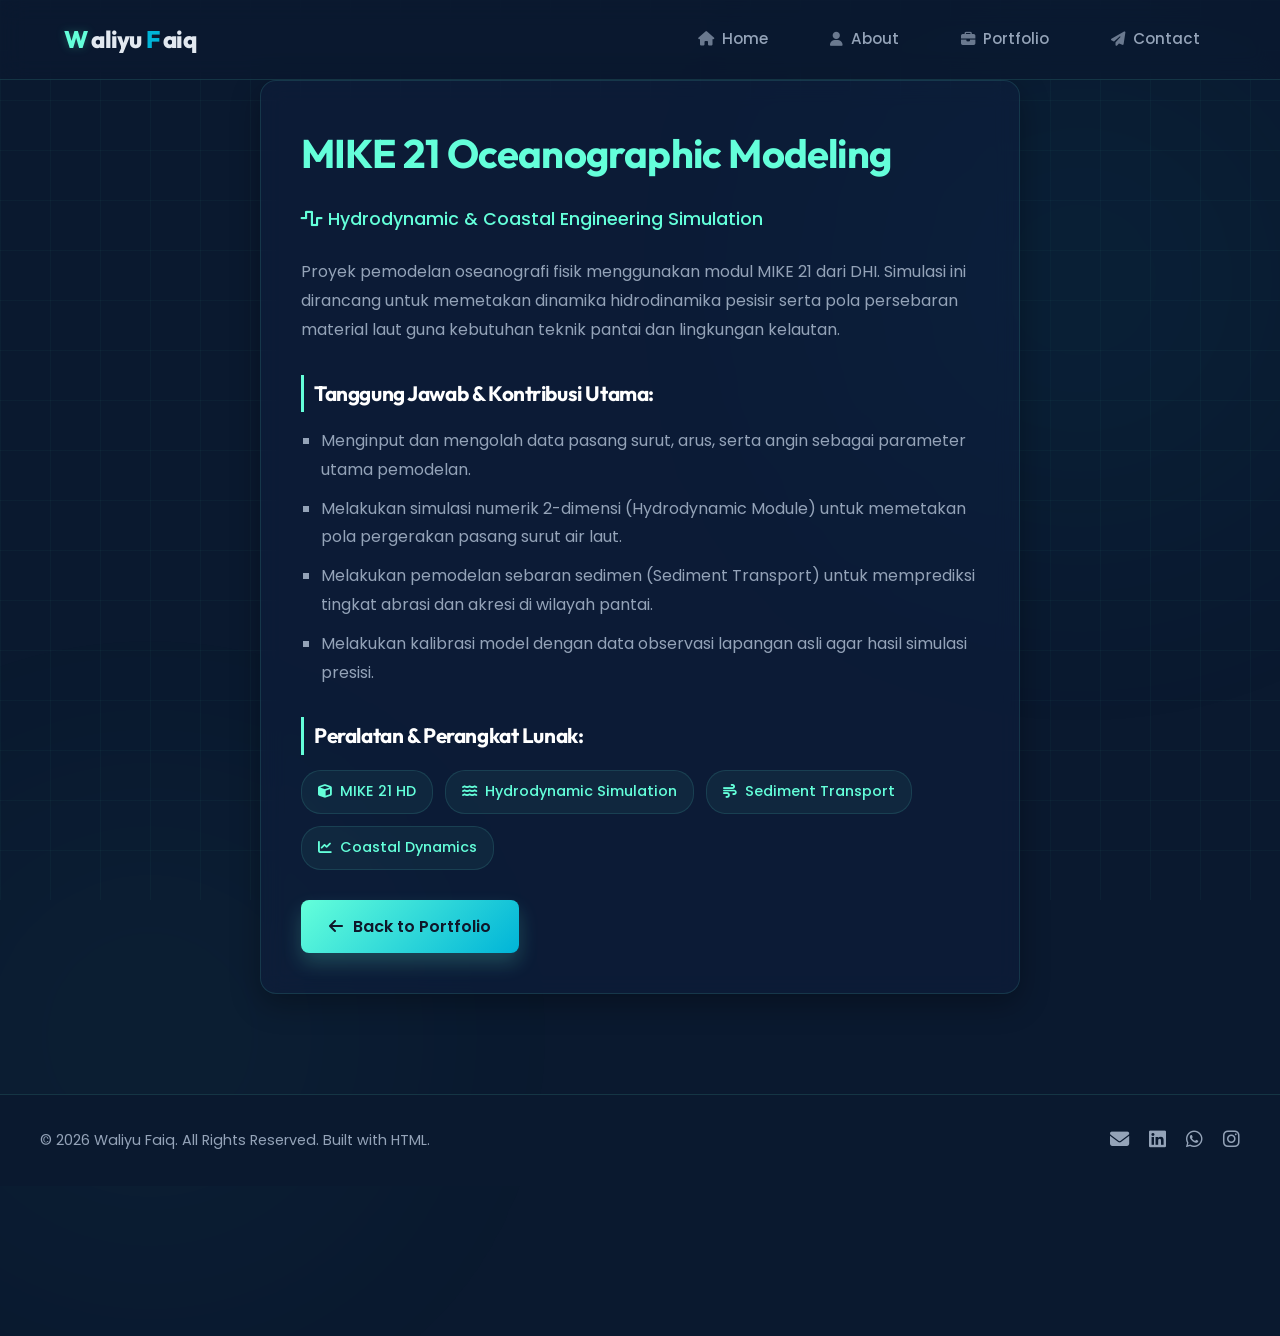
<file: mike_21.html>
<!DOCTYPE html>
<html lang="en">
<head>
    <meta charset="UTF-8">
    <meta name="viewport" content="width=device-width, initial-scale=1.0">
    <title>MIKE 21 Oceanographic Modeling - Waliyu Faiq</title>
    <!-- Fonts -->
    <link rel="preconnect" href="https://fonts.googleapis.com">
    <link rel="preconnect" href="https://fonts.gstatic.com" crossorigin>
    <link href="https://fonts.googleapis.com/css2?family=Outfit:wght@300;400;500;600;700;800&family=Poppins:wght@300;400;500;600;700;800&display=swap" rel="stylesheet">
    <!-- FontAwesome Icons -->
    <link rel="stylesheet" href="https://cdnjs.cloudflare.com/ajax/libs/font-awesome/6.4.0/css/all.min.css">
    <!-- Custom Style -->
    <link rel="stylesheet" href="static/style.css">
</head>
<body>

    <!-- Ambient Glow Effects in Background -->
    <div class="ambient-glow glow-1"></div>
    <div class="ambient-glow glow-2"></div>
    <div class="background-grid"></div>

    <!-- Navigation Header -->
    <header class="navbar-header">
        <nav class="nav-container">
            <a href="index.html" class="nav-logo">
                <span class="logo-w">W</span>aliyu <span class="logo-f">F</span>aiq
            </a>

            <!-- Mobile Menu Toggle Button -->
            <button class="mobile-toggle" aria-label="Toggle menu" id="mobile-toggle">
                <span class="bar"></span>
                <span class="bar"></span>
                <span class="bar"></span>
            </button>

            <!-- Nav Links -->
            <ul class="nav-links" id="nav-links">
                <li><a href="index.html" id="nav-home" class="nav-link"><i class="fas fa-home"></i> Home</a></li>
                <li><a href="about.html" id="nav-about" class="nav-link"><i class="fas fa-user"></i> About</a></li>
                <li><a href="portfolio.html" id="nav-portfolio" class="nav-link"><i class="fas fa-briefcase"></i> Portfolio</a></li>
                <li><a href="contact.html" id="nav-contact" class="nav-link"><i class="fas fa-paper-plane"></i> Contact</a></li>
            </ul>
        </nav>
    </header>

    <!-- Main Content Container -->
    <main class="main-content">
        <div class="project-detail-container">
            <div class="detail-card">
                <h1>MIKE 21 Oceanographic Modeling</h1>
                <p style="color: var(--accent-primary); font-weight: 500; font-size: 1.1rem; margin-bottom: 25px;">
                    <i class="fas fa-wave-square"></i> Hydrodynamic & Coastal Engineering Simulation
                </p>

                <div class="detail-content">
                    <p>
                        Proyek pemodelan oseanografi fisik menggunakan modul MIKE 21 dari DHI. Simulasi ini dirancang untuk memetakan dinamika hidrodinamika pesisir serta pola persebaran material laut guna kebutuhan teknik pantai dan lingkungan kelautan.
                    </p>
                    
                    <h3 style="color: #ffffff; margin: 30px 0 15px; font-size: 1.3rem; border-left: 3px solid var(--accent-primary); padding-left: 10px;">
                        Tanggung Jawab & Kontribusi Utama:
                    </h3>
                    <ul style="margin-left: 20px; margin-bottom: 25px; list-style-type: square; color: var(--text-secondary);">
                        <li style="margin-bottom: 10px;">Menginput dan mengolah data pasang surut, arus, serta angin sebagai parameter utama pemodelan.</li>
                        <li style="margin-bottom: 10px;">Melakukan simulasi numerik 2-dimensi (Hydrodynamic Module) untuk memetakan pola pergerakan pasang surut air laut.</li>
                        <li style="margin-bottom: 10px;">Melakukan pemodelan sebaran sedimen (Sediment Transport) untuk memprediksi tingkat abrasi dan akresi di wilayah pantai.</li>
                        <li style="margin-bottom: 10px;">Melakukan kalibrasi model dengan data observasi lapangan asli agar hasil simulasi presisi.</li>
                    </ul>

                    <h3 style="color: #ffffff; margin: 30px 0 15px; font-size: 1.3rem; border-left: 3px solid var(--accent-primary); padding-left: 10px;">
                        Peralatan & Perangkat Lunak:
                    </h3>
                    <div class="skills-grid" style="margin-top: 15px; margin-bottom: 25px;">
                        <span class="skill-badge"><i class="fas fa-cube"></i> MIKE 21 HD</span>
                        <span class="skill-badge"><i class="fas fa-water"></i> Hydrodynamic Simulation</span>
                        <span class="skill-badge"><i class="fas fa-wind"></i> Sediment Transport</span>
                        <span class="skill-badge"><i class="fas fa-chart-line"></i> Coastal Dynamics</span>
                    </div>
                </div>

                <div class="detail-back">
                    <a href="portfolio.html" class="cta-button">
                        <i class="fas fa-arrow-left"></i> Back to Portfolio
                    </a>
                </div>
            </div>
        </div>
    </main>

    <!-- Unified Footer -->
    <footer class="footer">
        <div class="footer-content">
            <p>&copy; 2026 Waliyu Faiq. All Rights Reserved. Built with HTML.</p>
            <div class="footer-socials">
                <a href="mailto:waliyufaiqmuammar@gmail.com" title="Email"><i class="fas fa-envelope"></i></a>
                <a href="https://www.linkedin.com/in/waliyu-faiq-marzuq-mu-ammar/" target="_blank" title="LinkedIn"><i class="fab fa-linkedin"></i></a>
                <a href="https://wa.link/dnluw3" target="_blank" title="WhatsApp"><i class="fab fa-whatsapp"></i></a>
                <a href="https://www.instagram.com/waliyufaiq_/" target="_blank" title="Instagram"><i class="fab fa-instagram"></i></a>
            </div>
        </div>
    </footer>

    <!-- Core Script -->
    <script>
        const mobileToggle = document.getElementById('mobile-toggle');
        const navLinksElement = document.getElementById('nav-links');

        mobileToggle.addEventListener('click', () => {
            mobileToggle.classList.toggle('active');
            navLinksElement.classList.toggle('active');
        });

        document.addEventListener("DOMContentLoaded", () => {
            const currentPath = window.location.pathname;
            const links = {
                '/index.html': 'nav-home',
                '/': 'nav-home',
                '/about.html': 'nav-about',
                '/portfolio.html': 'nav-portfolio',
                '/contact.html': 'nav-contact'
            };
            
            Object.keys(links).forEach(path => {
                const elementId = links[path];
                const el = document.getElementById(elementId);
                if (el) {
                    if (currentPath === path || (path !== '/' && currentPath.endsWith(path))) {
                        el.classList.add('active');
                    } else {
                        el.classList.remove('active');
                    }
                }
            });
        });
    </script>
</body>
</html>
</file>
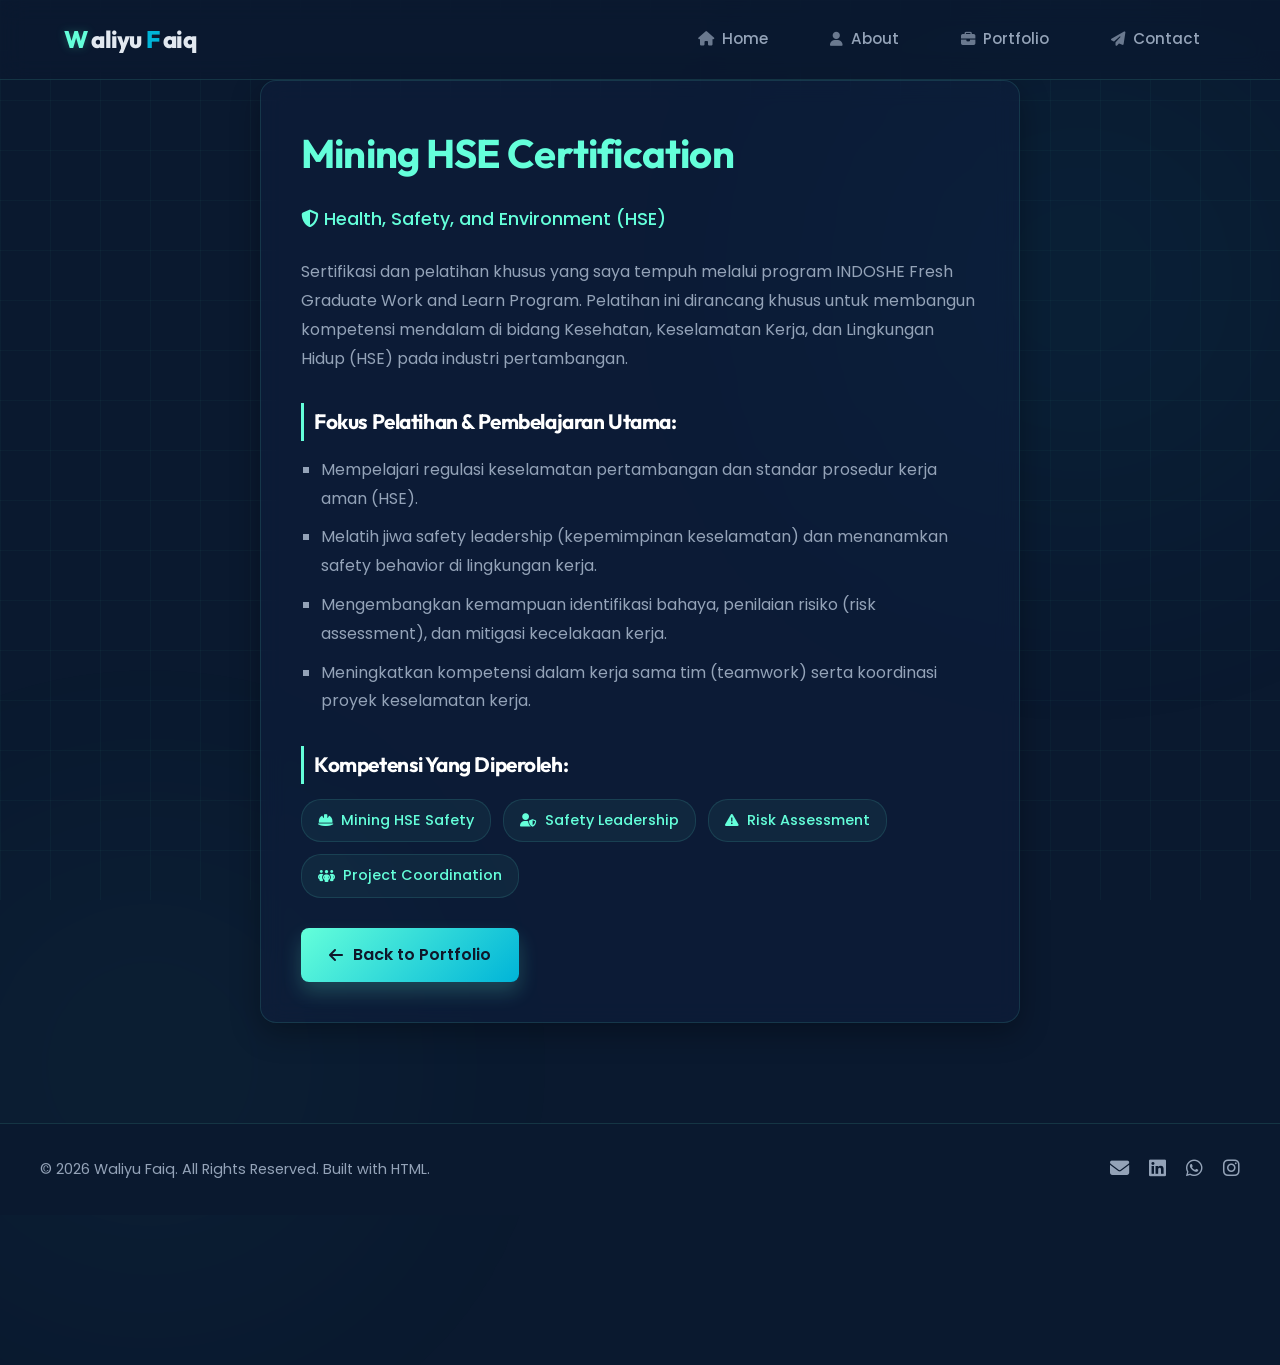
<file: mining_hse.html>
<!DOCTYPE html>
<html lang="en">
<head>
    <meta charset="UTF-8">
    <meta name="viewport" content="width=device-width, initial-scale=1.0">
    <title>Mining HSE Certification - Waliyu Faiq</title>
    <!-- Fonts -->
    <link rel="preconnect" href="https://fonts.googleapis.com">
    <link rel="preconnect" href="https://fonts.gstatic.com" crossorigin>
    <link href="https://fonts.googleapis.com/css2?family=Outfit:wght@300;400;500;600;700;800&family=Poppins:wght@300;400;500;600;700;800&display=swap" rel="stylesheet">
    <!-- FontAwesome Icons -->
    <link rel="stylesheet" href="https://cdnjs.cloudflare.com/ajax/libs/font-awesome/6.4.0/css/all.min.css">
    <!-- Custom Style -->
    <link rel="stylesheet" href="static/style.css">
</head>
<body>

    <!-- Ambient Glow Effects in Background -->
    <div class="ambient-glow glow-1"></div>
    <div class="ambient-glow glow-2"></div>
    <div class="background-grid"></div>

    <!-- Navigation Header -->
    <header class="navbar-header">
        <nav class="nav-container">
            <a href="index.html" class="nav-logo">
                <span class="logo-w">W</span>aliyu <span class="logo-f">F</span>aiq
            </a>

            <!-- Mobile Menu Toggle Button -->
            <button class="mobile-toggle" aria-label="Toggle menu" id="mobile-toggle">
                <span class="bar"></span>
                <span class="bar"></span>
                <span class="bar"></span>
            </button>

            <!-- Nav Links -->
            <ul class="nav-links" id="nav-links">
                <li><a href="index.html" id="nav-home" class="nav-link"><i class="fas fa-home"></i> Home</a></li>
                <li><a href="about.html" id="nav-about" class="nav-link"><i class="fas fa-user"></i> About</a></li>
                <li><a href="portfolio.html" id="nav-portfolio" class="nav-link"><i class="fas fa-briefcase"></i> Portfolio</a></li>
                <li><a href="contact.html" id="nav-contact" class="nav-link"><i class="fas fa-paper-plane"></i> Contact</a></li>
            </ul>
        </nav>
    </header>

    <!-- Main Content Container -->
    <main class="main-content">
        <div class="project-detail-container">
            <div class="detail-card">
                <h1>Mining HSE Certification</h1>
                <p style="color: var(--accent-primary); font-weight: 500; font-size: 1.1rem; margin-bottom: 25px;">
                    <i class="fas fa-shield-halved"></i> Health, Safety, and Environment (HSE)
                </p>

                <div class="detail-content">
                    <p>
                        Sertifikasi dan pelatihan khusus yang saya tempuh melalui program INDOSHE Fresh Graduate Work and Learn Program. Pelatihan ini dirancang khusus untuk membangun kompetensi mendalam di bidang Kesehatan, Keselamatan Kerja, dan Lingkungan Hidup (HSE) pada industri pertambangan.
                    </p>
                    
                    <h3 style="color: #ffffff; margin: 30px 0 15px; font-size: 1.3rem; border-left: 3px solid var(--accent-primary); padding-left: 10px;">
                        Fokus Pelatihan & Pembelajaran Utama:
                    </h3>
                    <ul style="margin-left: 20px; margin-bottom: 25px; list-style-type: square; color: var(--text-secondary);">
                        <li style="margin-bottom: 10px;">Mempelajari regulasi keselamatan pertambangan dan standar prosedur kerja aman (HSE).</li>
                        <li style="margin-bottom: 10px;">Melatih jiwa safety leadership (kepemimpinan keselamatan) dan menanamkan safety behavior di lingkungan kerja.</li>
                        <li style="margin-bottom: 10px;">Mengembangkan kemampuan identifikasi bahaya, penilaian risiko (risk assessment), dan mitigasi kecelakaan kerja.</li>
                        <li style="margin-bottom: 10px;">Meningkatkan kompetensi dalam kerja sama tim (teamwork) serta koordinasi proyek keselamatan kerja.</li>
                    </ul>

                    <h3 style="color: #ffffff; margin: 30px 0 15px; font-size: 1.3rem; border-left: 3px solid var(--accent-primary); padding-left: 10px;">
                        Kompetensi Yang Diperoleh:
                    </h3>
                    <div class="skills-grid" style="margin-top: 15px; margin-bottom: 25px;">
                        <span class="skill-badge"><i class="fas fa-helmet-safety"></i> Mining HSE Safety</span>
                        <span class="skill-badge"><i class="fas fa-user-shield"></i> Safety Leadership</span>
                        <span class="skill-badge"><i class="fas fa-triangle-exclamation"></i> Risk Assessment</span>
                        <span class="skill-badge"><i class="fas fa-people-group"></i> Project Coordination</span>
                    </div>
                </div>

                <div class="detail-back">
                    <a href="portfolio.html" class="cta-button">
                        <i class="fas fa-arrow-left"></i> Back to Portfolio
                    </a>
                </div>
            </div>
        </div>
    </main>

    <!-- Unified Footer -->
    <footer class="footer">
        <div class="footer-content">
            <p>&copy; 2026 Waliyu Faiq. All Rights Reserved. Built with HTML.</p>
            <div class="footer-socials">
                <a href="mailto:waliyufaiqmuammar@gmail.com" title="Email"><i class="fas fa-envelope"></i></a>
                <a href="https://www.linkedin.com/in/waliyu-faiq-marzuq-mu-ammar/" target="_blank" title="LinkedIn"><i class="fab fa-linkedin"></i></a>
                <a href="https://wa.link/dnluw3" target="_blank" title="WhatsApp"><i class="fab fa-whatsapp"></i></a>
                <a href="https://www.instagram.com/waliyufaiq_/" target="_blank" title="Instagram"><i class="fab fa-instagram"></i></a>
            </div>
        </div>
    </footer>

    <!-- Core Script -->
    <script>
        const mobileToggle = document.getElementById('mobile-toggle');
        const navLinksElement = document.getElementById('nav-links');

        mobileToggle.addEventListener('click', () => {
            mobileToggle.classList.toggle('active');
            navLinksElement.classList.toggle('active');
        });

        document.addEventListener("DOMContentLoaded", () => {
            const currentPath = window.location.pathname;
            const links = {
                '/index.html': 'nav-home',
                '/': 'nav-home',
                '/about.html': 'nav-about',
                '/portfolio.html': 'nav-portfolio',
                '/contact.html': 'nav-contact'
            };
            
            Object.keys(links).forEach(path => {
                const elementId = links[path];
                const el = document.getElementById(elementId);
                if (el) {
                    if (currentPath === path || (path !== '/' && currentPath.endsWith(path))) {
                        el.classList.add('active');
                    } else {
                        el.classList.remove('active');
                    }
                }
            });
        });
    </script>
</body>
</html>
</file>
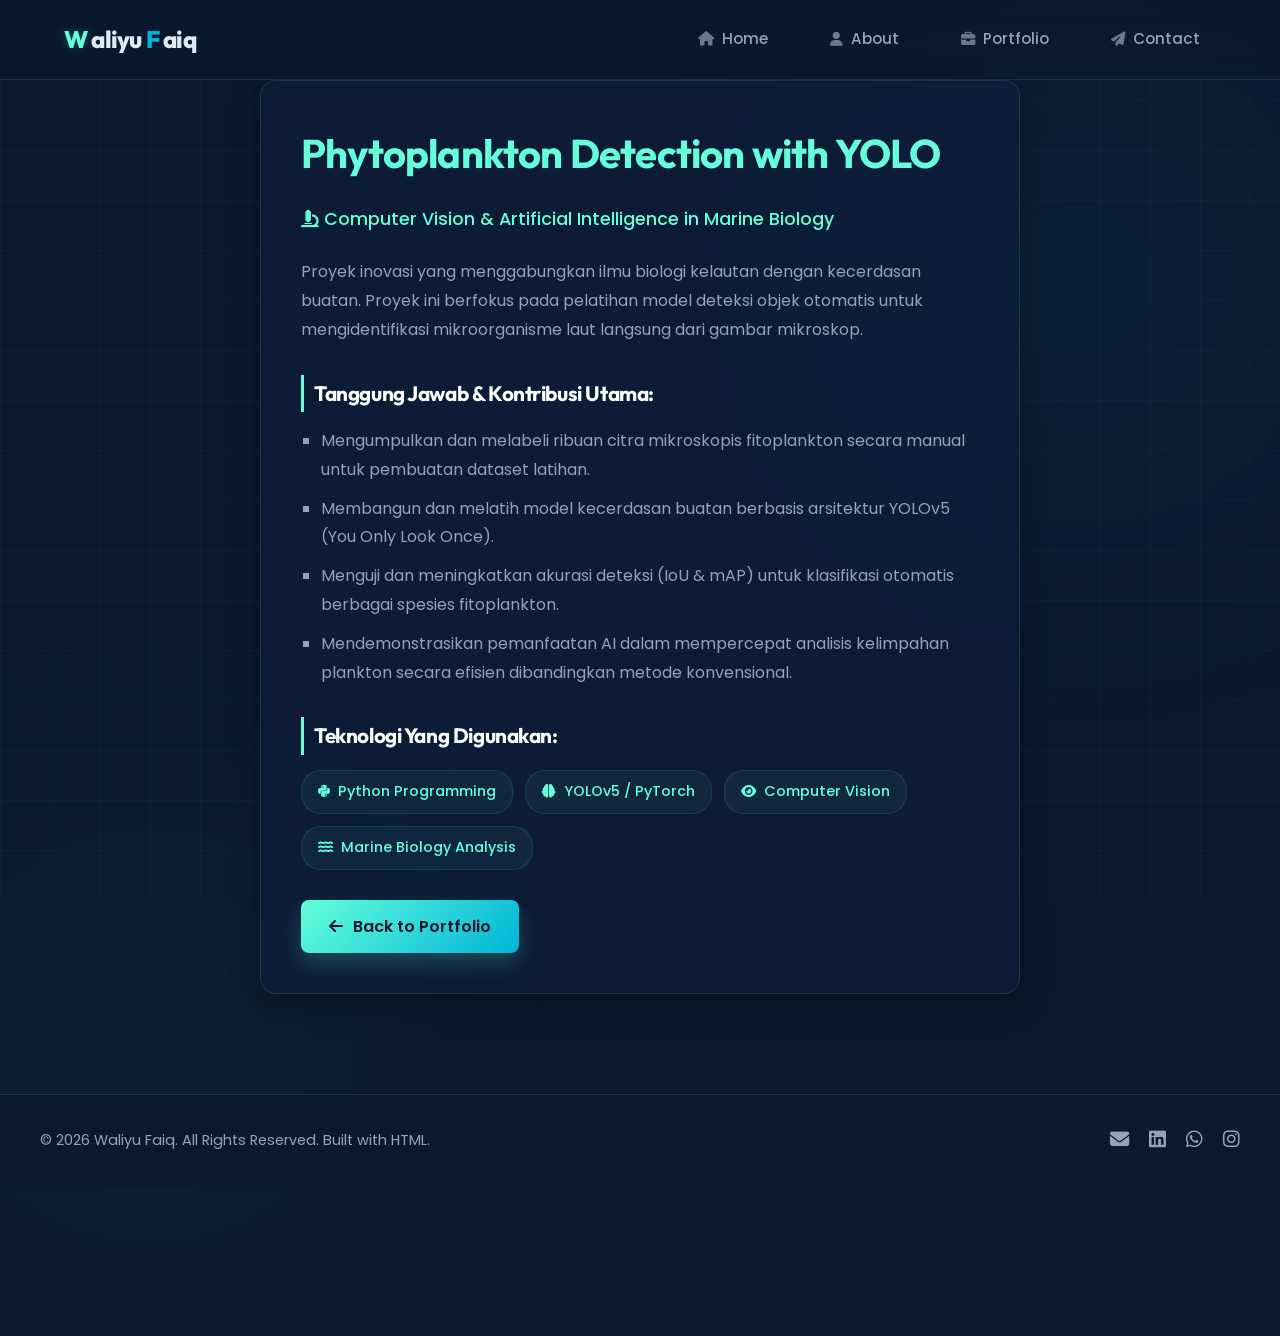
<file: phytoplankton_yolo.html>
<!DOCTYPE html>
<html lang="en">
<head>
    <meta charset="UTF-8">
    <meta name="viewport" content="width=device-width, initial-scale=1.0">
    <title>Phytoplankton Detection with YOLO - Waliyu Faiq</title>
    <!-- Fonts -->
    <link rel="preconnect" href="https://fonts.googleapis.com">
    <link rel="preconnect" href="https://fonts.gstatic.com" crossorigin>
    <link href="https://fonts.googleapis.com/css2?family=Outfit:wght@300;400;500;600;700;800&family=Poppins:wght@300;400;500;600;700;800&display=swap" rel="stylesheet">
    <!-- FontAwesome Icons -->
    <link rel="stylesheet" href="https://cdnjs.cloudflare.com/ajax/libs/font-awesome/6.4.0/css/all.min.css">
    <!-- Custom Style -->
    <link rel="stylesheet" href="static/style.css">
</head>
<body>

    <!-- Ambient Glow Effects in Background -->
    <div class="ambient-glow glow-1"></div>
    <div class="ambient-glow glow-2"></div>
    <div class="background-grid"></div>

    <!-- Navigation Header -->
    <header class="navbar-header">
        <nav class="nav-container">
            <a href="index.html" class="nav-logo">
                <span class="logo-w">W</span>aliyu <span class="logo-f">F</span>aiq
            </a>

            <!-- Mobile Menu Toggle Button -->
            <button class="mobile-toggle" aria-label="Toggle menu" id="mobile-toggle">
                <span class="bar"></span>
                <span class="bar"></span>
                <span class="bar"></span>
            </button>

            <!-- Nav Links -->
            <ul class="nav-links" id="nav-links">
                <li><a href="index.html" id="nav-home" class="nav-link"><i class="fas fa-home"></i> Home</a></li>
                <li><a href="about.html" id="nav-about" class="nav-link"><i class="fas fa-user"></i> About</a></li>
                <li><a href="portfolio.html" id="nav-portfolio" class="nav-link"><i class="fas fa-briefcase"></i> Portfolio</a></li>
                <li><a href="contact.html" id="nav-contact" class="nav-link"><i class="fas fa-paper-plane"></i> Contact</a></li>
            </ul>
        </nav>
    </header>

    <!-- Main Content Container -->
    <main class="main-content">
        <div class="project-detail-container">
            <div class="detail-card">
                <h1>Phytoplankton Detection with YOLO</h1>
                <p style="color: var(--accent-primary); font-weight: 500; font-size: 1.1rem; margin-bottom: 25px;">
                    <i class="fas fa-microscope"></i> Computer Vision & Artificial Intelligence in Marine Biology
                </p>

                <div class="detail-content">
                    <p>
                        Proyek inovasi yang menggabungkan ilmu biologi kelautan dengan kecerdasan buatan. Proyek ini berfokus pada pelatihan model deteksi objek otomatis untuk mengidentifikasi mikroorganisme laut langsung dari gambar mikroskop.
                    </p>
                    
                    <h3 style="color: #ffffff; margin: 30px 0 15px; font-size: 1.3rem; border-left: 3px solid var(--accent-primary); padding-left: 10px;">
                        Tanggung Jawab & Kontribusi Utama:
                    </h3>
                    <ul style="margin-left: 20px; margin-bottom: 25px; list-style-type: square; color: var(--text-secondary);">
                        <li style="margin-bottom: 10px;">Mengumpulkan dan melabeli ribuan citra mikroskopis fitoplankton secara manual untuk pembuatan dataset latihan.</li>
                        <li style="margin-bottom: 10px;">Membangun dan melatih model kecerdasan buatan berbasis arsitektur YOLOv5 (You Only Look Once).</li>
                        <li style="margin-bottom: 10px;">Menguji dan meningkatkan akurasi deteksi (IoU & mAP) untuk klasifikasi otomatis berbagai spesies fitoplankton.</li>
                        <li style="margin-bottom: 10px;">Mendemonstrasikan pemanfaatan AI dalam mempercepat analisis kelimpahan plankton secara efisien dibandingkan metode konvensional.</li>
                    </ul>

                    <h3 style="color: #ffffff; margin: 30px 0 15px; font-size: 1.3rem; border-left: 3px solid var(--accent-primary); padding-left: 10px;">
                        Teknologi Yang Digunakan:
                    </h3>
                    <div class="skills-grid" style="margin-top: 15px; margin-bottom: 25px;">
                        <span class="skill-badge"><i class="fab fa-python"></i> Python Programming</span>
                        <span class="skill-badge"><i class="fas fa-brain"></i> YOLOv5 / PyTorch</span>
                        <span class="skill-badge"><i class="fas fa-eye"></i> Computer Vision</span>
                        <span class="skill-badge"><i class="fas fa-water"></i> Marine Biology Analysis</span>
                    </div>
                </div>

                <div class="detail-back">
                    <a href="portfolio.html" class="cta-button">
                        <i class="fas fa-arrow-left"></i> Back to Portfolio
                    </a>
                </div>
            </div>
        </div>
    </main>

    <!-- Unified Footer -->
    <footer class="footer">
        <div class="footer-content">
            <p>&copy; 2026 Waliyu Faiq. All Rights Reserved. Built with HTML.</p>
            <div class="footer-socials">
                <a href="mailto:waliyufaiqmuammar@gmail.com" title="Email"><i class="fas fa-envelope"></i></a>
                <a href="https://www.linkedin.com/in/waliyu-faiq-marzuq-mu-ammar/" target="_blank" title="LinkedIn"><i class="fab fa-linkedin"></i></a>
                <a href="https://wa.link/dnluw3" target="_blank" title="WhatsApp"><i class="fab fa-whatsapp"></i></a>
                <a href="https://www.instagram.com/waliyufaiq_/" target="_blank" title="Instagram"><i class="fab fa-instagram"></i></a>
            </div>
        </div>
    </footer>

    <!-- Core Script -->
    <script>
        const mobileToggle = document.getElementById('mobile-toggle');
        const navLinksElement = document.getElementById('nav-links');

        mobileToggle.addEventListener('click', () => {
            mobileToggle.classList.toggle('active');
            navLinksElement.classList.toggle('active');
        });

        document.addEventListener("DOMContentLoaded", () => {
            const currentPath = window.location.pathname;
            const links = {
                '/index.html': 'nav-home',
                '/': 'nav-home',
                '/about.html': 'nav-about',
                '/portfolio.html': 'nav-portfolio',
                '/contact.html': 'nav-contact'
            };
            
            Object.keys(links).forEach(path => {
                const elementId = links[path];
                const el = document.getElementById(elementId);
                if (el) {
                    if (currentPath === path || (path !== '/' && currentPath.endsWith(path))) {
                        el.classList.add('active');
                    } else {
                        el.classList.remove('active');
                    }
                }
            });
        });
    </script>
</body>
</html>
</file>
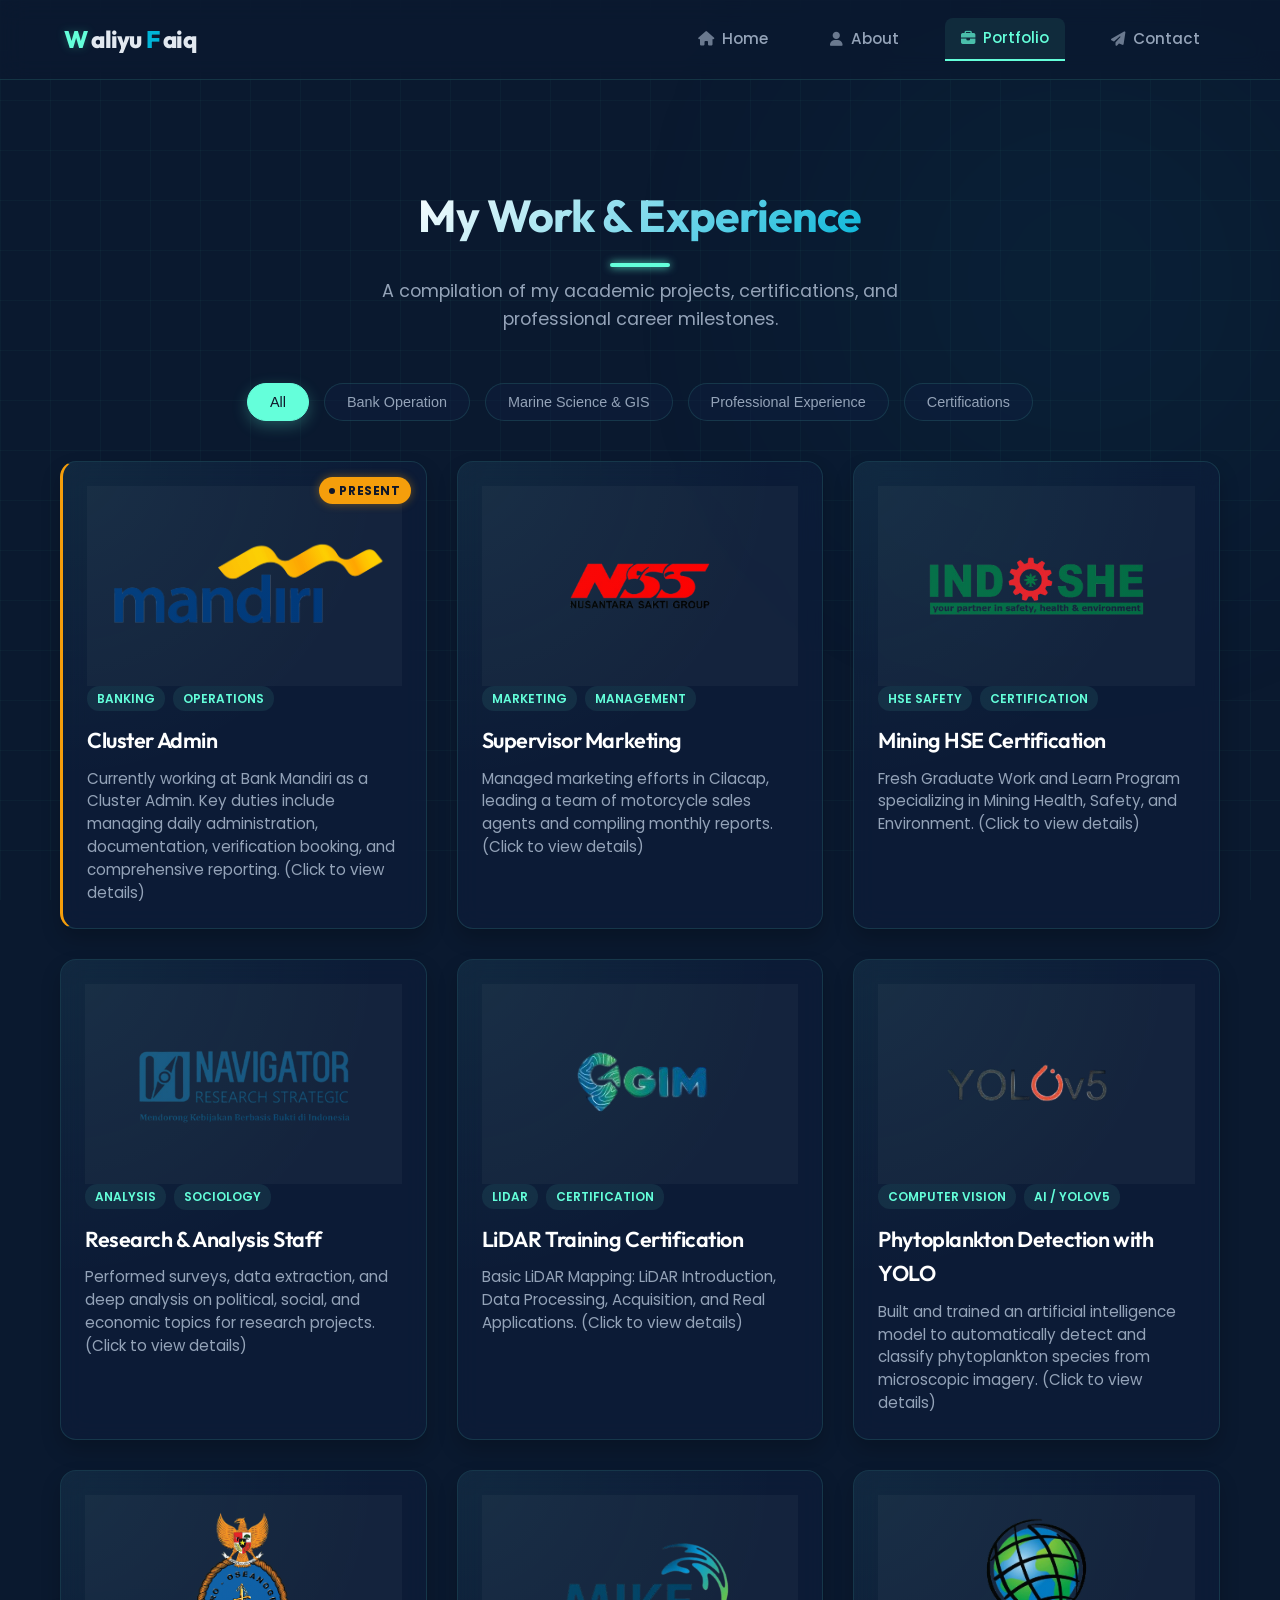
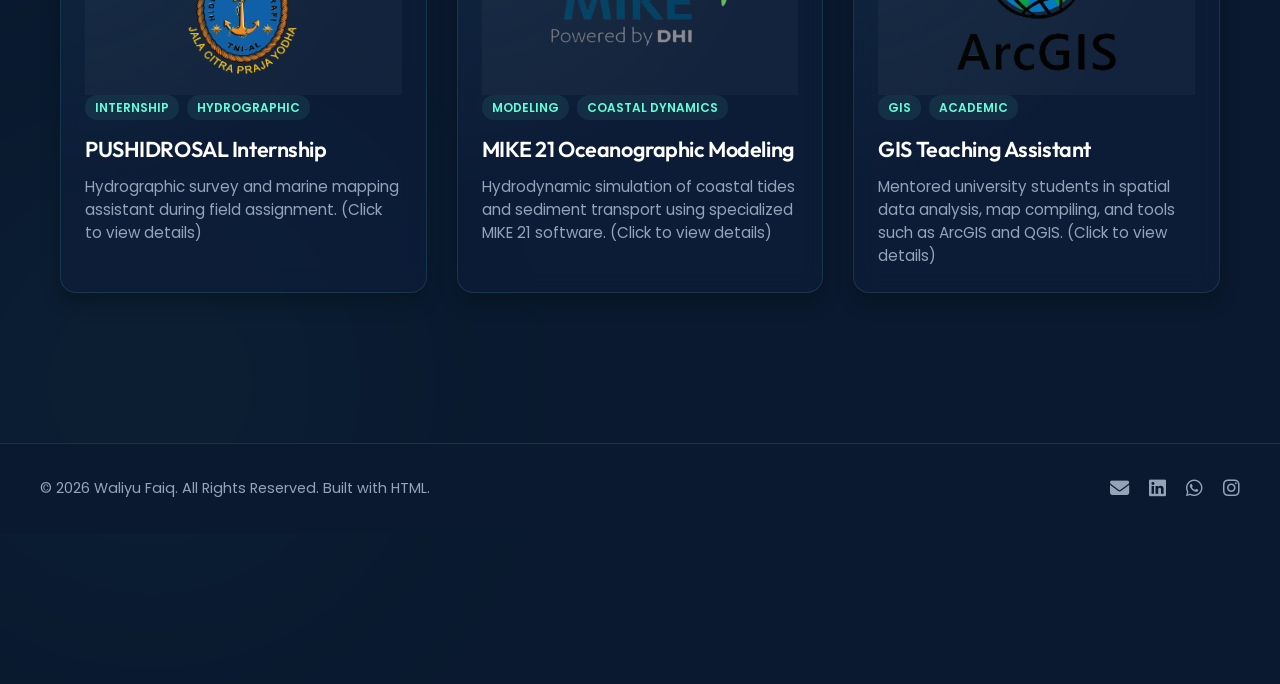
<file: portfolio.html>
<!DOCTYPE html>
<html lang="en">
<head>
    <meta charset="UTF-8">
    <meta name="viewport" content="width=device-width, initial-scale=1.0">
    <title>Portfolio - Waliyu Faiq</title>
    <!-- Fonts -->
    <link rel="preconnect" href="https://fonts.googleapis.com">
    <link rel="preconnect" href="https://fonts.gstatic.com" crossorigin>
    <link href="https://fonts.googleapis.com/css2?family=Outfit:wght@300;400;500;600;700;800&family=Poppins:wght@300;400;500;600;700;800&display=swap" rel="stylesheet">
    <!-- FontAwesome Icons -->
    <link rel="stylesheet" href="https://cdnjs.cloudflare.com/ajax/libs/font-awesome/6.4.0/css/all.min.css">
    <!-- Custom Style -->
    <link rel="stylesheet" href="static/style.css">
</head>
<body>

    <!-- Ambient Glow Effects in Background -->
    <div class="ambient-glow glow-1"></div>
    <div class="ambient-glow glow-2"></div>
    <div class="background-grid"></div>

    <!-- Navigation Header -->
    <header class="navbar-header">
        <nav class="nav-container">
            <a href="index.html" class="nav-logo">
                <span class="logo-w">W</span>aliyu <span class="logo-f">F</span>aiq
            </a>

            <!-- Mobile Menu Toggle Button -->
            <button class="mobile-toggle" aria-label="Toggle menu" id="mobile-toggle">
                <span class="bar"></span>
                <span class="bar"></span>
                <span class="bar"></span>
            </button>

            <!-- Nav Links -->
            <ul class="nav-links" id="nav-links">
                <li><a href="index.html" id="nav-home" class="nav-link"><i class="fas fa-home"></i> Home</a></li>
                <li><a href="about.html" id="nav-about" class="nav-link"><i class="fas fa-user"></i> About</a></li>
                <li><a href="portfolio.html" id="nav-portfolio" class="nav-link"><i class="fas fa-briefcase"></i> Portfolio</a></li>
                <li><a href="contact.html" id="nav-contact" class="nav-link"><i class="fas fa-paper-plane"></i> Contact</a></li>
            </ul>
        </nav>
    </header>

    <!-- Main Content Container -->
    <main class="main-content">
        <section class="portfolio-section">
            <div class="section-header">
                <h1>My Work & Experience</h1>
                <p>A compilation of my academic projects, certifications, and professional career milestones.</p>
            </div>

            <!-- Category Filters -->
            <div class="portfolio-filters">
                <button class="filter-btn active" data-filter="all">All</button>
                <button class="filter-btn" data-filter="banking">Bank Operation</button>
                <button class="filter-btn" data-filter="marine-gis">Marine Science & GIS</button>
                <button class="filter-btn" data-filter="professional">Professional Experience</button>
                <button class="filter-btn" data-filter="certifications">Certifications</button>
            </div>

            <!-- Portfolio Grid -->
            <div class="portfolio-container" id="portfolio-container">

                <!-- 1. BANK MANDIRI -->
                <div class="portfolio-item" data-category="banking">
                    <a href="bank_mandiri.html" class="card-wrapper" style="display: block; width: 100%; height: 100%; text-decoration: none; position: relative; z-index: 10;">
                        <div class="card mandiri-card">
                            <span class="present-badge" style="pointer-events: none;">Present</span>
                            <div class="card-image-box">
                                <img src="static/bank_mandiri.png" alt="Bank Mandiri">
                            </div>
                            <div class="card-tags">
                                <span class="card-tag">Banking</span>
                                <span class="card-tag">Operations</span>
                            </div>
                            <h2>Cluster Admin</h2>
                            <p>
                                Currently working at Bank Mandiri as a Cluster Admin. Key duties include managing daily
                                administration, documentation, verification booking, and comprehensive reporting. (Click to view details)
                            </p>
                        </div>
                    </a>
                </div>

                <!-- 2. Supervisor Marketing -->
                <div class="portfolio-item" data-category="professional">
                    <a href="supervisor_marketing.html" class="card-wrapper" style="display: block; width: 100%; height: 100%; text-decoration: none; position: relative; z-index: 10;">
                        <div class="card">
                            <div class="card-image-box">
                                <img src="static/nss.png" alt="Supervisor Marketing">
                            </div>
                            <div class="card-tags">
                                <span class="card-tag">Marketing</span>
                                <span class="card-tag">Management</span>
                            </div>
                            <h2>Supervisor Marketing</h2>
                            <p>Managed marketing efforts in Cilacap, leading a team of motorcycle sales agents and compiling monthly reports. (Click to view details)</p>
                        </div>
                    </a>
                </div>

                <!-- 3. Mining HSE Certification -->
                <div class="portfolio-item" data-category="certifications">
                    <a href="mining_hse.html" class="card-wrapper" style="display: block; width: 100%; height: 100%; text-decoration: none; position: relative; z-index: 10;">
                        <div class="card">
                            <div class="card-image-box">
                                <img src="static/indoshe.png" alt="Mining HSE">
                            </div>
                            <div class="card-tags">
                                <span class="card-tag">HSE Safety</span>
                                <span class="card-tag">Certification</span>
                            </div>
                            <h2>Mining HSE Certification</h2>
                            <p>Fresh Graduate Work and Learn Program specializing in Mining Health, Safety, and Environment. (Click to view details)</p>
                        </div>
                    </a>
                </div>

                <!-- 4. Research and Analysis Staff -->
                <div class="portfolio-item" data-category="professional">
                    <a href="research_analysis.html" class="card-wrapper" style="display: block; width: 100%; height: 100%; text-decoration: none; position: relative; z-index: 10;">
                        <div class="card">
                            <div class="card-image-box">
                                <img src="static/nrs.png" alt="Research Staff">
                            </div>
                            <div class="card-tags">
                                <span class="card-tag">Analysis</span>
                                <span class="card-tag">Sociology</span>
                            </div>
                            <h2>Research & Analysis Staff</h2>
                            <p>Performed surveys, data extraction, and deep analysis on political, social, and economic topics for research projects. (Click to view details)</p>
                        </div>
                    </a>
                </div>

                <!-- 5. LiDAR Training Certification -->
                <div class="portfolio-item" data-category="certifications">
                    <a href="lidar_training.html" class="card-wrapper" style="display: block; width: 100%; height: 100%; text-decoration: none; position: relative; z-index: 10;">
                        <div class="card">
                            <div class="card-image-box">
                                <img src="static/GIM.png" alt="LiDAR Training">
                            </div>
                            <div class="card-tags">
                                <span class="card-tag">LiDAR</span>
                                <span class="card-tag">Certification</span>
                            </div>
                            <h2>LiDAR Training Certification</h2>
                            <p>Basic LiDAR Mapping: LiDAR Introduction, Data Processing, Acquisition, and Real Applications. (Click to view details)</p>
                        </div>
                    </a>
                </div>

                <!-- 6. Phytoplankton Detection with YOLO -->
                <div class="portfolio-item" data-category="marine-gis">
                    <a href="phytoplankton_yolo.html" class="card-wrapper" style="display: block; width: 100%; height: 100%; text-decoration: none; position: relative; z-index: 10;">
                        <div class="card">
                            <div class="card-image-box">
                                <img src="static/yolov5.png" alt="YOLO AI Project">
                            </div>
                            <div class="card-tags">
                                <span class="card-tag">Computer Vision</span>
                                <span class="card-tag">AI / YOLOv5</span>
                            </div>
                            <h2>Phytoplankton Detection with YOLO</h2>
                            <p>Built and trained an artificial intelligence model to automatically detect and classify phytoplankton species from microscopic imagery. (Click to view details)</p>
                        </div>
                    </a>
                </div>

                <!-- 7. PUSHIDROSAL Internship -->
                <div class="portfolio-item" data-category="marine-gis">
                    <a href="pushidrosal.html" class="card-wrapper" style="display: block; width: 100%; height: 100%; text-decoration: none; position: relative; z-index: 10;">
                        <div class="card">
                            <div class="card-image-box">
                                <img src="static/Pushidrosal.png" alt="Pushidrosal Internship">
                            </div>
                            <div class="card-tags">
                                <span class="card-tag">Internship</span>
                                <span class="card-tag">Hydrographic</span>
                            </div>
                            <h2>PUSHIDROSAL Internship</h2>
                            <p>Hydrographic survey and marine mapping assistant during field assignment. (Click to view details)</p>
                        </div>
                    </a>
                </div>

                <!-- 8. MIKE 21 -->
                <div class="portfolio-item" data-category="marine-gis">
                    <a href="mike_21.html" class="card-wrapper" style="display: block; width: 100%; height: 100%; text-decoration: none; position: relative; z-index: 10;">
                        <div class="card">
                            <div class="card-image-box">
                                <img src="static/mike-21.png" alt="MIKE 21 Modeling">
                            </div>
                            <div class="card-tags">
                                <span class="card-tag">Modeling</span>
                                <span class="card-tag">Coastal Dynamics</span>
                            </div>
                            <h2>MIKE 21 Oceanographic Modeling</h2>
                            <p>Hydrodynamic simulation of coastal tides and sediment transport using specialized MIKE 21 software. (Click to view details)</p>
                        </div>
                    </a>
                </div>

                <!-- 9. GIS Teaching Assistant -->
                <div class="portfolio-item" data-category="marine-gis">
                    <a href="gis_assistant.html" class="card-wrapper" style="display: block; width: 100%; height: 100%; text-decoration: none; position: relative; z-index: 10;">
                        <div class="card">
                            <div class="card-image-box">
                                <img src="static/ArcGIS.png" alt="GIS Teaching Assistant">
                            </div>
                            <div class="card-tags">
                                <span class="card-tag">GIS</span>
                                <span class="card-tag">Academic</span>
                            </div>
                            <h2>GIS Teaching Assistant</h2>
                            <p>Mentored university students in spatial data analysis, map compiling, and tools such as ArcGIS and QGIS. (Click to view details)</p>
                        </div>
                    </a>
                </div>

            </div>
        </section>
    </main>

    <!-- Unified Footer -->
    <footer class="footer">
        <div class="footer-content">
            <p>&copy; 2026 Waliyu Faiq. All Rights Reserved. Built with HTML.</p>
            <div class="footer-socials">
                <a href="mailto:waliyufaiqmuammar@gmail.com" title="Email"><i class="fas fa-envelope"></i></a>
                <a href="https://www.linkedin.com/in/waliyu-faiq-marzuq-mu-ammar/" target="_blank" title="LinkedIn"><i class="fab fa-linkedin"></i></a>
                <a href="https://wa.link/dnluw3" target="_blank" title="WhatsApp"><i class="fab fa-whatsapp"></i></a>
                <a href="https://www.instagram.com/waliyufaiq_/" target="_blank" title="Instagram"><i class="fab fa-instagram"></i></a>
            </div>
        </div>
    </footer>

    <!-- Core Script -->
    <script>
        const mobileToggle = document.getElementById('mobile-toggle');
        const navLinksElement = document.getElementById('nav-links');

        mobileToggle.addEventListener('click', () => {
            mobileToggle.classList.toggle('active');
            navLinksElement.classList.toggle('active');
        });

        document.addEventListener("DOMContentLoaded", () => {
            const currentPath = window.location.pathname;
            const links = {
                '/index.html': 'nav-home',
                '/': 'nav-home',
                '/about.html': 'nav-about',
                '/portfolio.html': 'nav-portfolio',
                '/contact.html': 'nav-contact'
            };
            
            Object.keys(links).forEach(path => {
                const elementId = links[path];
                const el = document.getElementById(elementId);
                if (el) {
                    if (currentPath === path || (path !== '/' && currentPath.endsWith(path))) {
                        el.classList.add('active');
                    } else {
                        el.classList.remove('active');
                    }
                }
            });
        });

        // Filter Portfolio
        const filterButtons = document.querySelectorAll(".filter-btn");
        const portfolioItems = document.querySelectorAll(".portfolio-item");

        filterButtons.forEach(button => {
            button.addEventListener("click", () => {
                filterButtons.forEach(btn => btn.classList.remove("active"));
                button.classList.add("active");

                const filterValue = button.getAttribute("data-filter");

                portfolioItems.forEach(item => {
                    const itemCategory = item.getAttribute("data-category");

                    if (filterValue === "all" || itemCategory === filterValue) {
                        item.classList.remove("hidden");
                    } else {
                        item.classList.add("hidden");
                    }
                });

                const section = document.querySelector(".portfolio-section");
                if (section) {
                    section.scrollIntoView({ behavior: 'smooth', block: 'start' });
                }
            });
        });

        // 3D Card tilt dynamic shadow effect
        const cards = document.querySelectorAll('.card');
        cards.forEach(card => {
            card.addEventListener('mousemove', e => {
                const rect = card.getBoundingClientRect();
                const x = e.clientX - rect.left;
                const y = e.clientY - rect.top;

                card.style.setProperty('--mouse-x', `${x}px`);
                card.style.setProperty('--mouse-y', `${y}px`);
            });
        });
    </script>
</body>
</html>
</file>
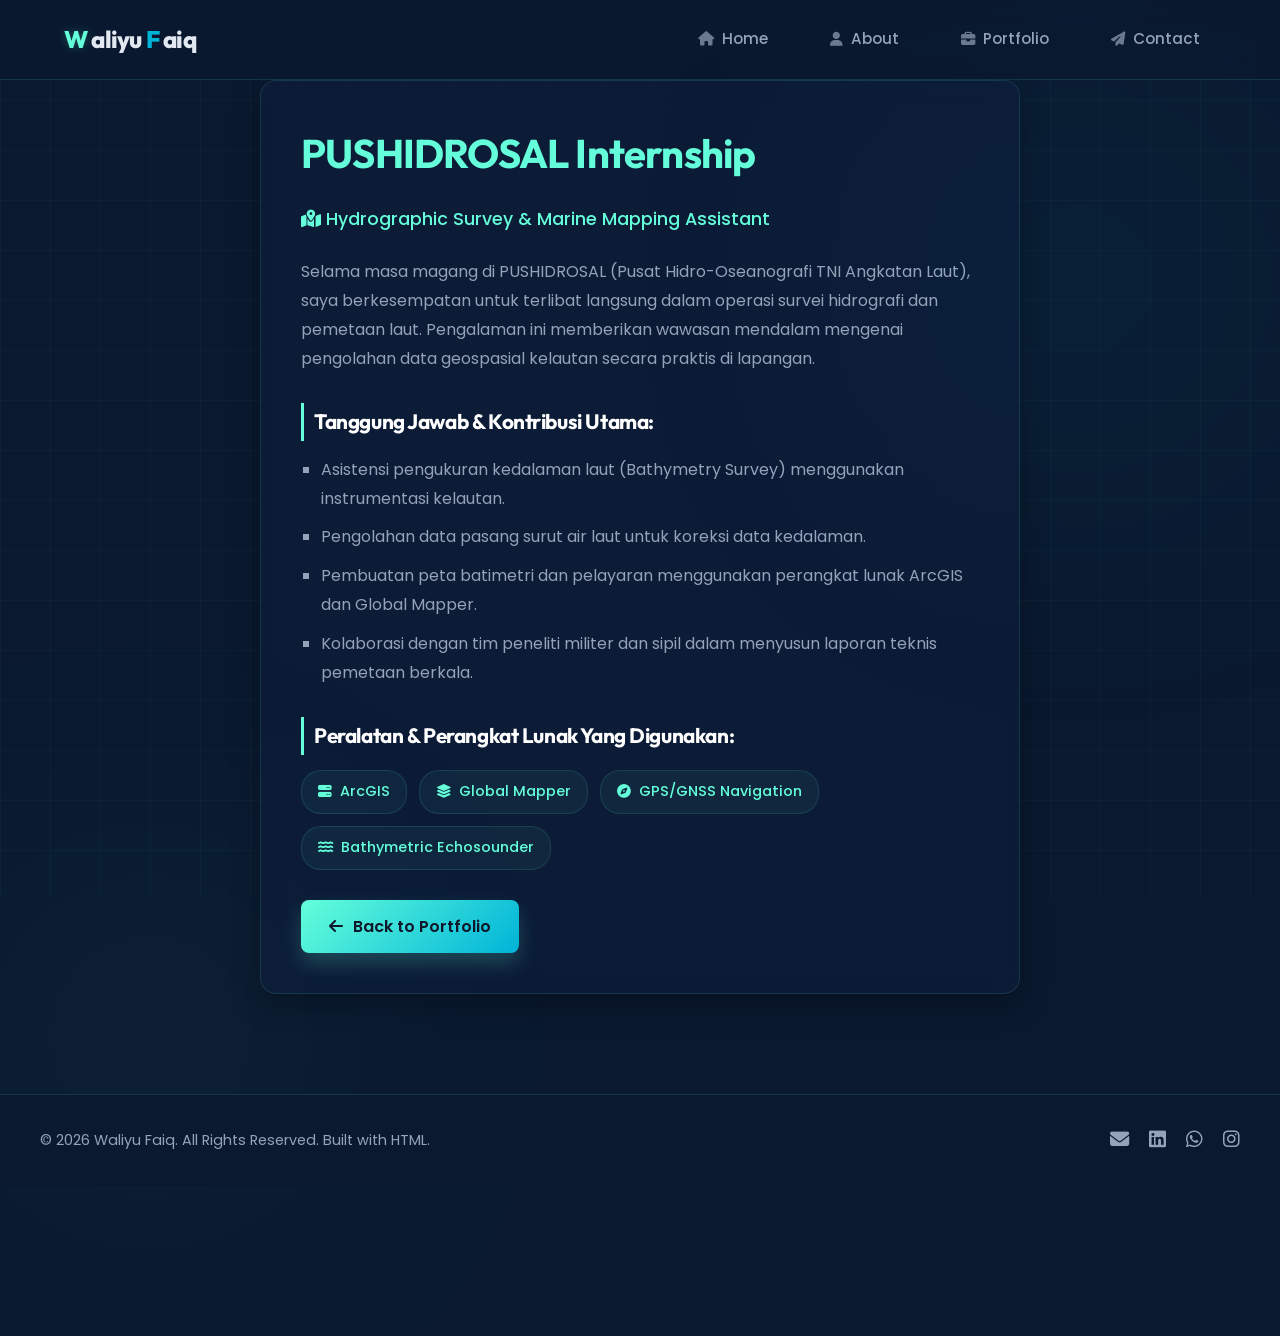
<file: pushidrosal.html>
<!DOCTYPE html>
<html lang="en">
<head>
    <meta charset="UTF-8">
    <meta name="viewport" content="width=device-width, initial-scale=1.0">
    <title>PUSHIDROSAL Internship - Waliyu Faiq</title>
    <!-- Fonts -->
    <link rel="preconnect" href="https://fonts.googleapis.com">
    <link rel="preconnect" href="https://fonts.gstatic.com" crossorigin>
    <link href="https://fonts.googleapis.com/css2?family=Outfit:wght@300;400;500;600;700;800&family=Poppins:wght@300;400;500;600;700;800&display=swap" rel="stylesheet">
    <!-- FontAwesome Icons -->
    <link rel="stylesheet" href="https://cdnjs.cloudflare.com/ajax/libs/font-awesome/6.4.0/css/all.min.css">
    <!-- Custom Style -->
    <link rel="stylesheet" href="static/style.css">
</head>
<body>

    <!-- Ambient Glow Effects in Background -->
    <div class="ambient-glow glow-1"></div>
    <div class="ambient-glow glow-2"></div>
    <div class="background-grid"></div>

    <!-- Navigation Header -->
    <header class="navbar-header">
        <nav class="nav-container">
            <a href="index.html" class="nav-logo">
                <span class="logo-w">W</span>aliyu <span class="logo-f">F</span>aiq
            </a>

            <!-- Mobile Menu Toggle Button -->
            <button class="mobile-toggle" aria-label="Toggle menu" id="mobile-toggle">
                <span class="bar"></span>
                <span class="bar"></span>
                <span class="bar"></span>
            </button>

            <!-- Nav Links -->
            <ul class="nav-links" id="nav-links">
                <li><a href="index.html" id="nav-home" class="nav-link"><i class="fas fa-home"></i> Home</a></li>
                <li><a href="about.html" id="nav-about" class="nav-link"><i class="fas fa-user"></i> About</a></li>
                <li><a href="portfolio.html" id="nav-portfolio" class="nav-link"><i class="fas fa-briefcase"></i> Portfolio</a></li>
                <li><a href="contact.html" id="nav-contact" class="nav-link"><i class="fas fa-paper-plane"></i> Contact</a></li>
            </ul>
        </nav>
    </header>

    <!-- Main Content Container -->
    <main class="main-content">
        <div class="project-detail-container">
            <div class="detail-card">
                <h1>PUSHIDROSAL Internship</h1>
                <p style="color: var(--accent-primary); font-weight: 500; font-size: 1.1rem; margin-bottom: 25px;">
                    <i class="fas fa-map-marked-alt"></i> Hydrographic Survey & Marine Mapping Assistant
                </p>

                <div class="detail-content">
                    <p>
                        Selama masa magang di PUSHIDROSAL (Pusat Hidro-Oseanografi TNI Angkatan Laut), saya berkesempatan untuk terlibat langsung dalam operasi survei hidrografi dan pemetaan laut. Pengalaman ini memberikan wawasan mendalam mengenai pengolahan data geospasial kelautan secara praktis di lapangan.
                    </p>
                    
                    <h3 style="color: #ffffff; margin: 30px 0 15px; font-size: 1.3rem; border-left: 3px solid var(--accent-primary); padding-left: 10px;">
                        Tanggung Jawab & Kontribusi Utama:
                    </h3>
                    <ul style="margin-left: 20px; margin-bottom: 25px; list-style-type: square; color: var(--text-secondary);">
                        <li style="margin-bottom: 10px;">Asistensi pengukuran kedalaman laut (Bathymetry Survey) menggunakan instrumentasi kelautan.</li>
                        <li style="margin-bottom: 10px;">Pengolahan data pasang surut air laut untuk koreksi data kedalaman.</li>
                        <li style="margin-bottom: 10px;">Pembuatan peta batimetri dan pelayaran menggunakan perangkat lunak ArcGIS dan Global Mapper.</li>
                        <li style="margin-bottom: 10px;">Kolaborasi dengan tim peneliti militer dan sipil dalam menyusun laporan teknis pemetaan berkala.</li>
                    </ul>

                    <h3 style="color: #ffffff; margin: 30px 0 15px; font-size: 1.3rem; border-left: 3px solid var(--accent-primary); padding-left: 10px;">
                        Peralatan & Perangkat Lunak Yang Digunakan:
                    </h3>
                    <div class="skills-grid" style="margin-top: 15px; margin-bottom: 25px;">
                        <span class="skill-badge"><i class="fas fa-server"></i> ArcGIS</span>
                        <span class="skill-badge"><i class="fas fa-layer-group"></i> Global Mapper</span>
                        <span class="skill-badge"><i class="fas fa-compass"></i> GPS/GNSS Navigation</span>
                        <span class="skill-badge"><i class="fas fa-water"></i> Bathymetric Echosounder</span>
                    </div>
                </div>

                <div class="detail-back">
                    <a href="portfolio.html" class="cta-button">
                        <i class="fas fa-arrow-left"></i> Back to Portfolio
                    </a>
                </div>
            </div>
        </div>
    </main>

    <!-- Unified Footer -->
    <footer class="footer">
        <div class="footer-content">
            <p>&copy; 2026 Waliyu Faiq. All Rights Reserved. Built with HTML.</p>
            <div class="footer-socials">
                <a href="mailto:waliyufaiqmuammar@gmail.com" title="Email"><i class="fas fa-envelope"></i></a>
                <a href="https://www.linkedin.com/in/waliyu-faiq-marzuq-mu-ammar/" target="_blank" title="LinkedIn"><i class="fab fa-linkedin"></i></a>
                <a href="https://wa.link/dnluw3" target="_blank" title="WhatsApp"><i class="fab fa-whatsapp"></i></a>
                <a href="https://www.instagram.com/waliyufaiq_/" target="_blank" title="Instagram"><i class="fab fa-instagram"></i></a>
            </div>
        </div>
    </footer>

    <!-- Core Script -->
    <script>
        const mobileToggle = document.getElementById('mobile-toggle');
        const navLinksElement = document.getElementById('nav-links');

        mobileToggle.addEventListener('click', () => {
            mobileToggle.classList.toggle('active');
            navLinksElement.classList.toggle('active');
        });

        document.addEventListener("DOMContentLoaded", () => {
            const currentPath = window.location.pathname;
            const links = {
                '/index.html': 'nav-home',
                '/': 'nav-home',
                '/about.html': 'nav-about',
                '/portfolio.html': 'nav-portfolio',
                '/contact.html': 'nav-contact'
            };
            
            Object.keys(links).forEach(path => {
                const elementId = links[path];
                const el = document.getElementById(elementId);
                if (el) {
                    if (currentPath === path || (path !== '/' && currentPath.endsWith(path))) {
                        el.classList.add('active');
                    } else {
                        el.classList.remove('active');
                    }
                }
            });
        });
    </script>
</body>
</html>
</file>
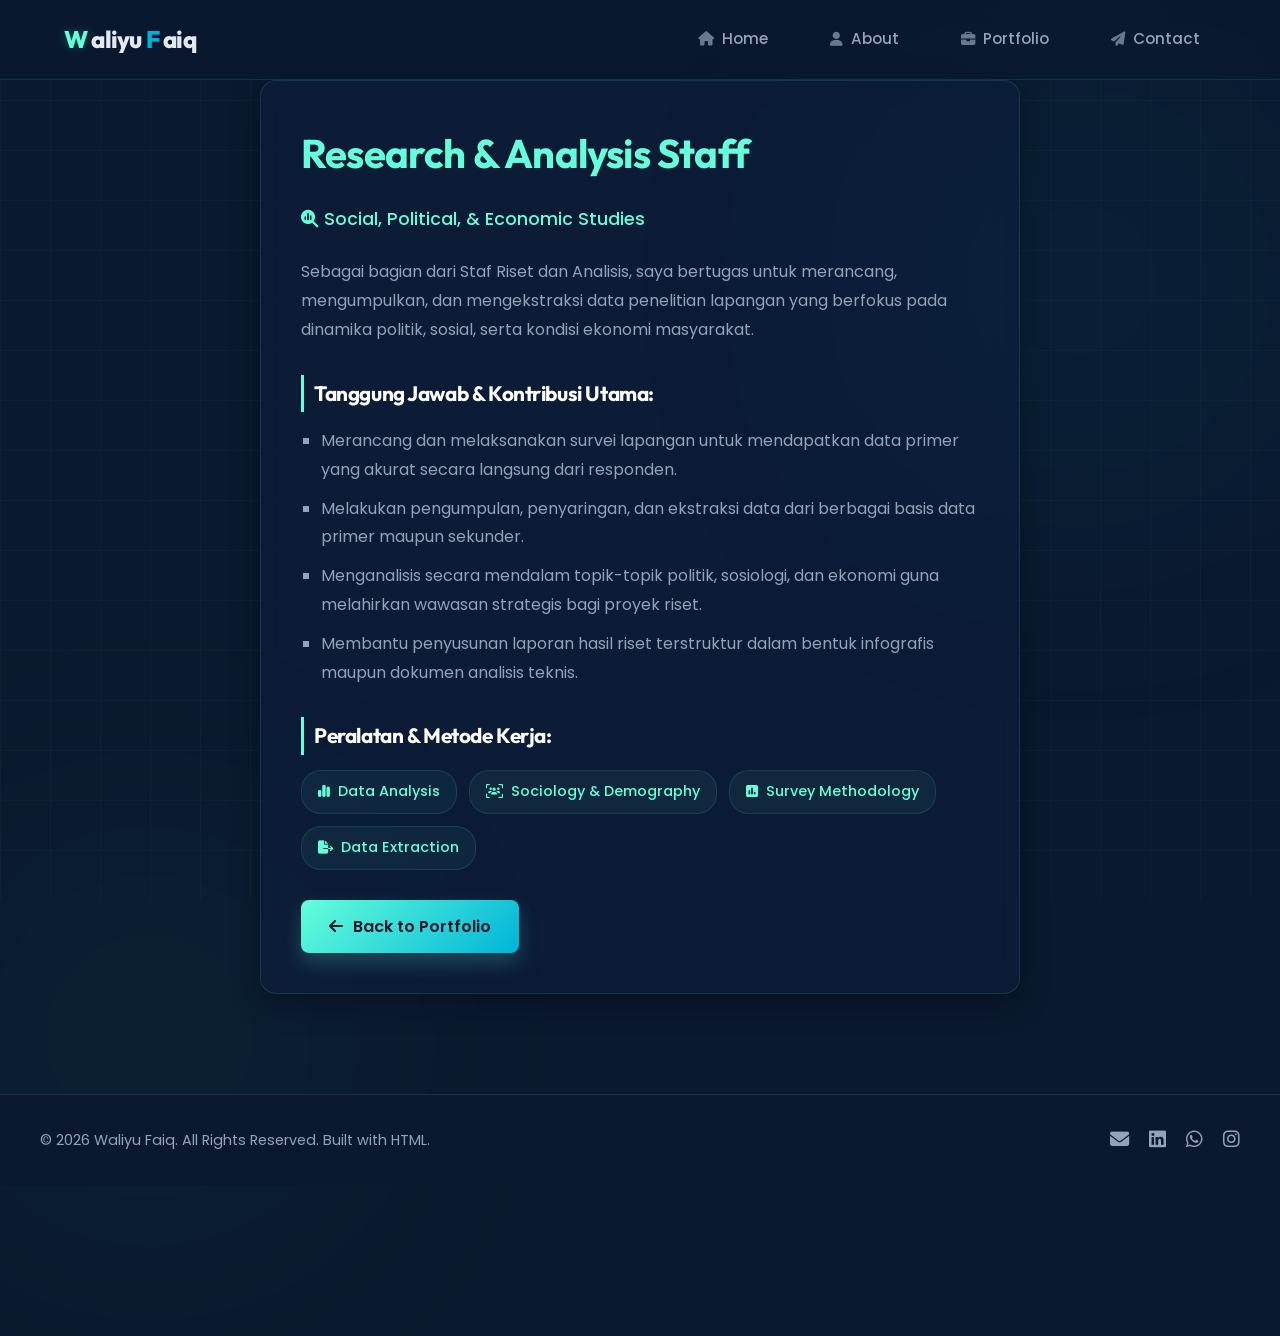
<file: research_analysis.html>
<!DOCTYPE html>
<html lang="en">
<head>
    <meta charset="UTF-8">
    <meta name="viewport" content="width=device-width, initial-scale=1.0">
    <title>Research & Analysis Staff - Waliyu Faiq</title>
    <!-- Fonts -->
    <link rel="preconnect" href="https://fonts.googleapis.com">
    <link rel="preconnect" href="https://fonts.gstatic.com" crossorigin>
    <link href="https://fonts.googleapis.com/css2?family=Outfit:wght@300;400;500;600;700;800&family=Poppins:wght@300;400;500;600;700;800&display=swap" rel="stylesheet">
    <!-- FontAwesome Icons -->
    <link rel="stylesheet" href="https://cdnjs.cloudflare.com/ajax/libs/font-awesome/6.4.0/css/all.min.css">
    <!-- Custom Style -->
    <link rel="stylesheet" href="static/style.css">
</head>
<body>

    <!-- Ambient Glow Effects in Background -->
    <div class="ambient-glow glow-1"></div>
    <div class="ambient-glow glow-2"></div>
    <div class="background-grid"></div>

    <!-- Navigation Header -->
    <header class="navbar-header">
        <nav class="nav-container">
            <a href="index.html" class="nav-logo">
                <span class="logo-w">W</span>aliyu <span class="logo-f">F</span>aiq
            </a>

            <!-- Mobile Menu Toggle Button -->
            <button class="mobile-toggle" aria-label="Toggle menu" id="mobile-toggle">
                <span class="bar"></span>
                <span class="bar"></span>
                <span class="bar"></span>
            </button>

            <!-- Nav Links -->
            <ul class="nav-links" id="nav-links">
                <li><a href="index.html" id="nav-home" class="nav-link"><i class="fas fa-home"></i> Home</a></li>
                <li><a href="about.html" id="nav-about" class="nav-link"><i class="fas fa-user"></i> About</a></li>
                <li><a href="portfolio.html" id="nav-portfolio" class="nav-link"><i class="fas fa-briefcase"></i> Portfolio</a></li>
                <li><a href="contact.html" id="nav-contact" class="nav-link"><i class="fas fa-paper-plane"></i> Contact</a></li>
            </ul>
        </nav>
    </header>

    <!-- Main Content Container -->
    <main class="main-content">
        <div class="project-detail-container">
            <div class="detail-card">
                <h1>Research & Analysis Staff</h1>
                <p style="color: var(--accent-primary); font-weight: 500; font-size: 1.1rem; margin-bottom: 25px;">
                    <i class="fas fa-magnifying-glass-chart"></i> Social, Political, & Economic Studies
                </p>

                <div class="detail-content">
                    <p>
                        Sebagai bagian dari Staf Riset dan Analisis, saya bertugas untuk merancang, mengumpulkan, dan mengekstraksi data penelitian lapangan yang berfokus pada dinamika politik, sosial, serta kondisi ekonomi masyarakat.
                    </p>
                    
                    <h3 style="color: #ffffff; margin: 30px 0 15px; font-size: 1.3rem; border-left: 3px solid var(--accent-primary); padding-left: 10px;">
                        Tanggung Jawab & Kontribusi Utama:
                    </h3>
                    <ul style="margin-left: 20px; margin-bottom: 25px; list-style-type: square; color: var(--text-secondary);">
                        <li style="margin-bottom: 10px;">Merancang dan melaksanakan survei lapangan untuk mendapatkan data primer yang akurat secara langsung dari responden.</li>
                        <li style="margin-bottom: 10px;">Melakukan pengumpulan, penyaringan, dan ekstraksi data dari berbagai basis data primer maupun sekunder.</li>
                        <li style="margin-bottom: 10px;">Menganalisis secara mendalam topik-topik politik, sosiologi, dan ekonomi guna melahirkan wawasan strategis bagi proyek riset.</li>
                        <li style="margin-bottom: 10px;">Membantu penyusunan laporan hasil riset terstruktur dalam bentuk infografis maupun dokumen analisis teknis.</li>
                    </ul>

                    <h3 style="color: #ffffff; margin: 30px 0 15px; font-size: 1.3rem; border-left: 3px solid var(--accent-primary); padding-left: 10px;">
                        Peralatan & Metode Kerja:
                    </h3>
                    <div class="skills-grid" style="margin-top: 15px; margin-bottom: 25px;">
                        <span class="skill-badge"><i class="fas fa-chart-simple"></i> Data Analysis</span>
                        <span class="skill-badge"><i class="fas fa-users-viewfinder"></i> Sociology & Demography</span>
                        <span class="skill-badge"><i class="fas fa-square-poll-vertical"></i> Survey Methodology</span>
                        <span class="skill-badge"><i class="fas fa-file-export"></i> Data Extraction</span>
                    </div>
                </div>

                <div class="detail-back">
                    <a href="portfolio.html" class="cta-button">
                        <i class="fas fa-arrow-left"></i> Back to Portfolio
                    </a>
                </div>
            </div>
        </div>
    </main>

    <!-- Unified Footer -->
    <footer class="footer">
        <div class="footer-content">
            <p>&copy; 2026 Waliyu Faiq. All Rights Reserved. Built with HTML.</p>
            <div class="footer-socials">
                <a href="mailto:waliyufaiqmuammar@gmail.com" title="Email"><i class="fas fa-envelope"></i></a>
                <a href="https://www.linkedin.com/in/waliyu-faiq-marzuq-mu-ammar/" target="_blank" title="LinkedIn"><i class="fab fa-linkedin"></i></a>
                <a href="https://wa.link/dnluw3" target="_blank" title="WhatsApp"><i class="fab fa-whatsapp"></i></a>
                <a href="https://www.instagram.com/waliyufaiq_/" target="_blank" title="Instagram"><i class="fab fa-instagram"></i></a>
            </div>
        </div>
    </footer>

    <!-- Core Script -->
    <script>
        const mobileToggle = document.getElementById('mobile-toggle');
        const navLinksElement = document.getElementById('nav-links');

        mobileToggle.addEventListener('click', () => {
            mobileToggle.classList.toggle('active');
            navLinksElement.classList.toggle('active');
        });

        document.addEventListener("DOMContentLoaded", () => {
            const currentPath = window.location.pathname;
            const links = {
                '/index.html': 'nav-home',
                '/': 'nav-home',
                '/about.html': 'nav-about',
                '/portfolio.html': 'nav-portfolio',
                '/contact.html': 'nav-contact'
            };
            
            Object.keys(links).forEach(path => {
                const elementId = links[path];
                const el = document.getElementById(elementId);
                if (el) {
                    if (currentPath === path || (path !== '/' && currentPath.endsWith(path))) {
                        el.classList.add('active');
                    } else {
                        el.classList.remove('active');
                    }
                }
            });
        });
    </script>
</body>
</html>
</file>
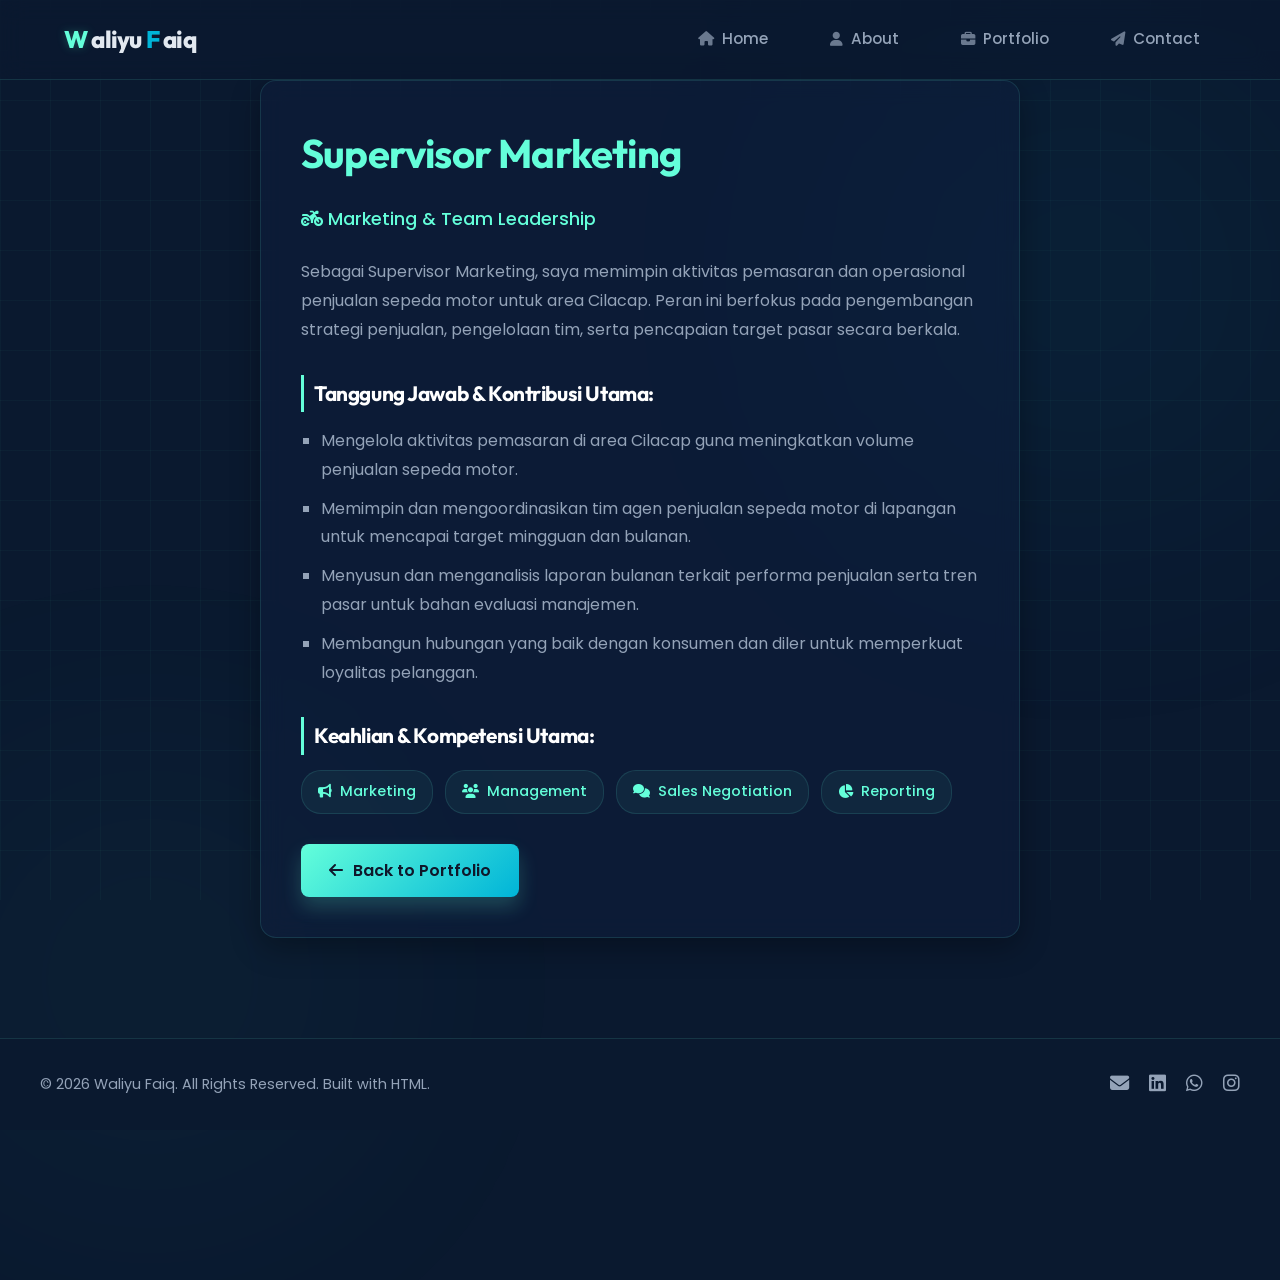
<file: supervisor_marketing.html>
<!DOCTYPE html>
<html lang="en">
<head>
    <meta charset="UTF-8">
    <meta name="viewport" content="width=device-width, initial-scale=1.0">
    <title>Supervisor Marketing - Waliyu Faiq</title>
    <!-- Fonts -->
    <link rel="preconnect" href="https://fonts.googleapis.com">
    <link rel="preconnect" href="https://fonts.gstatic.com" crossorigin>
    <link href="https://fonts.googleapis.com/css2?family=Outfit:wght@300;400;500;600;700;800&family=Poppins:wght@300;400;500;600;700;800&display=swap" rel="stylesheet">
    <!-- FontAwesome Icons -->
    <link rel="stylesheet" href="https://cdnjs.cloudflare.com/ajax/libs/font-awesome/6.4.0/css/all.min.css">
    <!-- Custom Style -->
    <link rel="stylesheet" href="static/style.css">
</head>
<body>

    <!-- Ambient Glow Effects in Background -->
    <div class="ambient-glow glow-1"></div>
    <div class="ambient-glow glow-2"></div>
    <div class="background-grid"></div>

    <!-- Navigation Header -->
    <header class="navbar-header">
        <nav class="nav-container">
            <a href="index.html" class="nav-logo">
                <span class="logo-w">W</span>aliyu <span class="logo-f">F</span>aiq
            </a>

            <!-- Mobile Menu Toggle Button -->
            <button class="mobile-toggle" aria-label="Toggle menu" id="mobile-toggle">
                <span class="bar"></span>
                <span class="bar"></span>
                <span class="bar"></span>
            </button>

            <!-- Nav Links -->
            <ul class="nav-links" id="nav-links">
                <li><a href="index.html" id="nav-home" class="nav-link"><i class="fas fa-home"></i> Home</a></li>
                <li><a href="about.html" id="nav-about" class="nav-link"><i class="fas fa-user"></i> About</a></li>
                <li><a href="portfolio.html" id="nav-portfolio" class="nav-link"><i class="fas fa-briefcase"></i> Portfolio</a></li>
                <li><a href="contact.html" id="nav-contact" class="nav-link"><i class="fas fa-paper-plane"></i> Contact</a></li>
            </ul>
        </nav>
    </header>

    <!-- Main Content Container -->
    <main class="main-content">
        <div class="project-detail-container">
            <div class="detail-card">
                <h1>Supervisor Marketing</h1>
                <p style="color: var(--accent-primary); font-weight: 500; font-size: 1.1rem; margin-bottom: 25px;">
                    <i class="fas fa-motorcycle"></i> Marketing & Team Leadership
                </p>

                <div class="detail-content">
                    <p>
                        Sebagai Supervisor Marketing, saya memimpin aktivitas pemasaran dan operasional penjualan sepeda motor untuk area Cilacap. Peran ini berfokus pada pengembangan strategi penjualan, pengelolaan tim, serta pencapaian target pasar secara berkala.
                    </p>
                    
                    <h3 style="color: #ffffff; margin: 30px 0 15px; font-size: 1.3rem; border-left: 3px solid var(--accent-primary); padding-left: 10px;">
                        Tanggung Jawab & Kontribusi Utama:
                    </h3>
                    <ul style="margin-left: 20px; margin-bottom: 25px; list-style-type: square; color: var(--text-secondary);">
                        <li style="margin-bottom: 10px;">Mengelola aktivitas pemasaran di area Cilacap guna meningkatkan volume penjualan sepeda motor.</li>
                        <li style="margin-bottom: 10px;">Memimpin dan mengoordinasikan tim agen penjualan sepeda motor di lapangan untuk mencapai target mingguan dan bulanan.</li>
                        <li style="margin-bottom: 10px;">Menyusun dan menganalisis laporan bulanan terkait performa penjualan serta tren pasar untuk bahan evaluasi manajemen.</li>
                        <li style="margin-bottom: 10px;">Membangun hubungan yang baik dengan konsumen dan diler untuk memperkuat loyalitas pelanggan.</li>
                    </ul>

                    <h3 style="color: #ffffff; margin: 30px 0 15px; font-size: 1.3rem; border-left: 3px solid var(--accent-primary); padding-left: 10px;">
                        Keahlian & Kompetensi Utama:
                    </h3>
                    <div class="skills-grid" style="margin-top: 15px; margin-bottom: 25px;">
                        <span class="skill-badge"><i class="fas fa-bullhorn"></i> Marketing</span>
                        <span class="skill-badge"><i class="fas fa-users"></i> Management</span>
                        <span class="skill-badge"><i class="fas fa-comments"></i> Sales Negotiation</span>
                        <span class="skill-badge"><i class="fas fa-chart-pie"></i> Reporting</span>
                    </div>
                </div>

                <div class="detail-back">
                    <a href="portfolio.html" class="cta-button">
                        <i class="fas fa-arrow-left"></i> Back to Portfolio
                    </a>
                </div>
            </div>
        </div>
    </main>

    <!-- Unified Footer -->
    <footer class="footer">
        <div class="footer-content">
            <p>&copy; 2026 Waliyu Faiq. All Rights Reserved. Built with HTML.</p>
            <div class="footer-socials">
                <a href="mailto:waliyufaiqmuammar@gmail.com" title="Email"><i class="fas fa-envelope"></i></a>
                <a href="https://www.linkedin.com/in/waliyu-faiq-marzuq-mu-ammar/" target="_blank" title="LinkedIn"><i class="fab fa-linkedin"></i></a>
                <a href="https://wa.link/dnluw3" target="_blank" title="WhatsApp"><i class="fab fa-whatsapp"></i></a>
                <a href="https://www.instagram.com/waliyufaiq_/" target="_blank" title="Instagram"><i class="fab fa-instagram"></i></a>
            </div>
        </div>
    </footer>

    <!-- Core Script -->
    <script>
        const mobileToggle = document.getElementById('mobile-toggle');
        const navLinksElement = document.getElementById('nav-links');

        mobileToggle.addEventListener('click', () => {
            mobileToggle.classList.toggle('active');
            navLinksElement.classList.toggle('active');
        });

        document.addEventListener("DOMContentLoaded", () => {
            const currentPath = window.location.pathname;
            const links = {
                '/index.html': 'nav-home',
                '/': 'nav-home',
                '/about.html': 'nav-about',
                '/portfolio.html': 'nav-portfolio',
                '/contact.html': 'nav-contact'
            };
            
            Object.keys(links).forEach(path => {
                const elementId = links[path];
                const el = document.getElementById(elementId);
                if (el) {
                    if (currentPath === path || (path !== '/' && currentPath.endsWith(path))) {
                        el.classList.add('active');
                    } else {
                        el.classList.remove('active');
                    }
                }
            });
        });
    </script>
</body>
</html>
</file>
<file: static/style.css>
/* === Theme Configuration & Variables === */
:root {
    --bg-primary: #0a192f;
    --bg-secondary: #0f2244;
    --bg-card: rgba(16, 33, 65, 0.45);
    --bg-glass: rgba(10, 25, 47, 0.7);
    --accent-primary: #64ffda;
    --accent-secondary: #00b4d8;
    --accent-glow: rgba(100, 255, 218, 0.25);
    --accent-blue-glow: rgba(0, 180, 216, 0.3);
    --text-primary: #e2e8f0;
    --text-secondary: #94a3b8;
    --text-dark: #0f172a;
    --font-heading: 'Outfit', 'Poppins', sans-serif;
    --font-body: 'Poppins', sans-serif;
    --nav-height: 80px;
    --transition-smooth: all 0.4s cubic-bezier(0.16, 1, 0.3, 1);
    --border-glass: rgba(100, 255, 218, 0.12);
    --border-glass-hover: rgba(100, 255, 218, 0.3);
}

/* === Global Styles & Resets === */
* {
    box-sizing: border-box;
    margin: 0;
    padding: 0;
}

html {
    scroll-behavior: smooth;
}

body {
    background-color: var(--bg-primary);
    color: var(--text-primary);
    font-family: var(--font-body);
    font-weight: 400;
    line-height: 1.6;
    overflow-x: hidden;
    position: relative;
    min-height: 100vh;
}

/* Custom Scrollbar */
::-webkit-scrollbar {
    width: 8px;
}
::-webkit-scrollbar-track {
    background: var(--bg-primary);
}
::-webkit-scrollbar-thumb {
    background: var(--bg-secondary);
    border: 2px solid var(--bg-primary);
    border-radius: 10px;
}
::-webkit-scrollbar-thumb:hover {
    background: var(--accent-secondary);
}

/* === Ambient Glow Backgrounds === */
.ambient-glow {
    position: absolute;
    width: 600px;
    height: 600px;
    border-radius: 50%;
    pointer-events: none;
    z-index: -2;
    filter: blur(140px);
    opacity: 0.4;
    transition: var(--transition-smooth);
}

.glow-1 {
    top: -100px;
    right: -100px;
    background: radial-gradient(circle, var(--accent-blue-glow) 0%, transparent 70%);
}

.glow-2 {
    bottom: -150px;
    left: -150px;
    background: radial-gradient(circle, var(--accent-glow) 0%, transparent 70%);
    opacity: 0.3;
}

.background-grid {
    position: fixed;
    top: 0;
    left: 0;
    width: 100%;
    height: 100%;
    background-image: 
        linear-gradient(rgba(100, 255, 218, 0.03) 1px, transparent 1px),
        linear-gradient(90deg, rgba(100, 255, 218, 0.03) 1px, transparent 1px);
    background-size: 50px 50px;
    z-index: -3;
    pointer-events: none;
}

/* === Typography === */
h1, h2, h3, h4, h5, h6 {
    font-family: var(--font-heading);
    font-weight: 700;
    letter-spacing: -0.02em;
    color: var(--text-primary);
}

a {
    color: inherit;
    text-decoration: none;
}

/* === Navigation Header === */
.navbar-header {
    position: fixed;
    top: 0;
    left: 0;
    width: 100%;
    height: var(--nav-height);
    background-color: var(--bg-glass);
    backdrop-filter: blur(12px);
    -webkit-backdrop-filter: blur(12px);
    border-bottom: 1px solid var(--border-glass);
    z-index: 999;
    display: flex;
    align-items: center;
    transition: var(--transition-smooth);
}

.nav-container {
    width: 90%;
    max-width: 1200px;
    margin: 0 auto;
    display: flex;
    justify-content: space-between;
    align-items: center;
}

.nav-logo {
    font-family: var(--font-heading);
    font-size: 1.5rem;
    font-weight: 800;
    color: var(--text-primary);
    letter-spacing: -0.03em;
    display: flex;
    align-items: center;
    gap: 4px;
}

.nav-logo .logo-w {
    color: var(--accent-primary);
    text-shadow: 0 0 10px var(--accent-glow);
}

.nav-logo .logo-f {
    color: var(--accent-secondary);
}

.nav-links {
    display: flex;
    list-style: none;
    gap: 30px;
    align-items: center;
}

.nav-link {
    font-size: 0.95rem;
    font-weight: 500;
    color: var(--text-secondary);
    padding: 8px 16px;
    border-radius: 8px;
    transition: var(--transition-smooth);
    display: flex;
    align-items: center;
    gap: 8px;
}

.nav-link i {
    font-size: 0.9rem;
    opacity: 0.7;
    transition: var(--transition-smooth);
}

.nav-link:hover, .nav-link.active {
    color: var(--accent-primary);
    background-color: rgba(100, 255, 218, 0.08);
}

.nav-link.active {
    border-bottom: 2px solid var(--accent-primary);
    border-bottom-left-radius: 0;
    border-bottom-right-radius: 0;
}

.nav-link:hover i {
    transform: translateY(-2px);
    color: var(--accent-primary);
}

/* Mobile Toggle Hamburger */
.mobile-toggle {
    display: none;
    background: none;
    border: none;
    cursor: pointer;
    flex-direction: column;
    gap: 6px;
    padding: 5px;
    z-index: 1000;
}

.mobile-toggle .bar {
    width: 25px;
    height: 2px;
    background-color: var(--text-primary);
    transition: var(--transition-smooth);
    border-radius: 2px;
}

/* Hamburger active transformation */
.mobile-toggle.active .bar:nth-child(1) {
    transform: translateY(8px) rotate(45deg);
    background-color: var(--accent-primary);
}
.mobile-toggle.active .bar:nth-child(2) {
    opacity: 0;
}
.mobile-toggle.active .bar:nth-child(3) {
    transform: translateY(-8px) rotate(-45deg);
    background-color: var(--accent-primary);
}

/* === Laying out Main Content === */
.main-content {
    margin-top: var(--nav-height);
    min-height: calc(100vh - var(--nav-height) - 100px);
}

/* === Hero Section (Home) === */
.hero {
    min-height: calc(100vh - var(--nav-height));
    display: flex;
    align-items: center;
    justify-content: center;
    padding: 40px 20px;
    position: relative;
    margin-top: -30px; /* Offset to center better */
}

/* Ocean graphic base overlay behind hero card */
.hero::before {
    content: '';
    position: absolute;
    top: 5%;
    left: 5%;
    right: 5%;
    bottom: 5%;
    background-image: linear-gradient(rgba(10, 25, 47, 0.8), rgba(10, 25, 47, 0.95)), url('/static/ocean1.jpg');
    background-size: cover;
    background-position: center;
    z-index: -1;
    border-radius: 24px;
    opacity: 0.45;
    border: 1px solid var(--border-glass);
    mask-image: radial-gradient(circle, black, transparent 95%);
    -webkit-mask-image: radial-gradient(circle, black, transparent 95%);
}

.hero-text {
    max-width: 850px;
    text-align: center;
    background-color: var(--bg-card);
    backdrop-filter: blur(16px);
    -webkit-backdrop-filter: blur(16px);
    padding: 60px 40px;
    border-radius: 20px;
    border: 1px solid var(--border-glass);
    box-shadow: 0 20px 40px rgba(0, 0, 0, 0.4), 
                inset 0 1px 0 rgba(255, 255, 255, 0.05);
    transform: translateY(0);
    animation: floatUp 1.2s cubic-bezier(0.16, 1, 0.3, 1) forwards;
}

.hero-text h1 {
    font-size: 3.5rem;
    line-height: 1.1;
    margin-bottom: 20px;
    background: linear-gradient(to right, #ffffff 30%, var(--accent-primary) 70%, var(--accent-secondary));
    -webkit-background-clip: text;
    background-clip: text;
    -webkit-text-fill-color: transparent;
    text-shadow: 0 0 40px rgba(100, 255, 218, 0.15);
}

.hero-text p {
    font-size: 1.25rem;
    color: var(--text-secondary);
    margin-bottom: 35px;
    font-weight: 300;
}

.hero-text p span {
    color: var(--accent-primary);
    font-weight: 500;
}

/* === Buttons & CTA === */
.btn-group {
    display: flex;
    gap: 20px;
    justify-content: center;
    flex-wrap: wrap;
}

.cta-button {
    display: inline-flex;
    align-items: center;
    gap: 10px;
    padding: 14px 28px;
    background: linear-gradient(135deg, var(--accent-primary) 0%, var(--accent-secondary) 100%);
    color: var(--text-dark);
    font-weight: 600;
    border-radius: 8px;
    transition: var(--transition-smooth);
    border: none;
    cursor: pointer;
    box-shadow: 0 10px 20px rgba(100, 255, 218, 0.2);
}

.cta-button:hover {
    transform: translateY(-3px);
    box-shadow: 0 15px 30px rgba(100, 255, 218, 0.4);
    filter: brightness(1.1);
}

.secondary-button {
    display: inline-flex;
    align-items: center;
    gap: 10px;
    padding: 14px 28px;
    background: transparent;
    color: var(--accent-primary);
    font-weight: 600;
    border-radius: 8px;
    border: 1px solid var(--accent-primary);
    transition: var(--transition-smooth);
    cursor: pointer;
}

.secondary-button:hover {
    background-color: rgba(100, 255, 218, 0.08);
    transform: translateY(-3px);
    box-shadow: 0 10px 20px rgba(100, 255, 218, 0.1);
}

/* === Layout Page Containers === */
.section-header {
    text-align: center;
    margin-bottom: 50px;
}

.section-header h1 {
    font-size: 2.8rem;
    margin-bottom: 10px;
    display: inline-block;
    background: linear-gradient(135deg, #ffffff, var(--accent-secondary));
    -webkit-background-clip: text;
    background-clip: text;
    -webkit-text-fill-color: transparent;
    position: relative;
    padding-bottom: 15px;
}

.section-header h1::after {
    content: '';
    position: absolute;
    width: 60px;
    height: 4px;
    background: var(--accent-primary);
    bottom: 0;
    left: 50%;
    transform: translateX(-50%);
    border-radius: 2px;
    box-shadow: 0 0 8px var(--accent-primary);
}

.section-header p {
    color: var(--text-secondary);
    font-size: 1.1rem;
    max-width: 600px;
    margin: 0 auto;
}

/* === About Section === */
.about-section {
    padding: 100px 20px 100px;
    max-width: 1200px;
    margin: 0 auto;
}

.about-content {
    display: grid;
    grid-template-columns: 350px 1fr;
    gap: 50px;
    align-items: start;
    margin-top: 40px;
}

.image-container {
    position: relative;
    width: min-content;
    margin: 0 auto;
}

.image-container img {
    width: 280px;
    height: 380px;
    border-radius: 16px;
    object-fit: cover;
    display: block;
    border: 1px solid var(--border-glass);
    z-index: 2;
    position: relative;
    box-shadow: 0 10px 30px rgba(0, 0, 0, 0.4);
    transition: var(--transition-smooth);
}

/* Glowing outline overlay */
.image-container::before {
    content: '';
    position: absolute;
    top: -15px;
    left: -15px;
    right: 15px;
    bottom: 15px;
    border: 2px solid var(--accent-primary);
    border-radius: 16px;
    z-index: 1;
    pointer-events: none;
    transition: var(--transition-smooth);
    opacity: 0.8;
}

.image-container:hover img {
    transform: translate(8px, 8px);
}

.image-container:hover::before {
    transform: translate(-8px, -8px);
    border-color: var(--accent-secondary);
}

.bio-card {
    background-color: var(--bg-card);
    backdrop-filter: blur(12px);
    -webkit-backdrop-filter: blur(12px);
    border: 1px solid var(--border-glass);
    border-radius: 16px;
    padding: 35px;
    box-shadow: 0 10px 30px rgba(0,0,0,0.2);
}

.bio-card h2 {
    font-size: 1.8rem;
    color: var(--accent-primary);
    margin-bottom: 15px;
    font-weight: 600;
}

.bio-card p {
    color: var(--text-secondary);
    margin-bottom: 25px;
    text-align: justify;
    line-height: 1.8;
}

/* Stats/Keywords row */
.skills-container {
    margin-top: 35px;
}

.skills-container h3 {
    font-size: 1.3rem;
    margin-bottom: 20px;
    border-left: 3px solid var(--accent-primary);
    padding-left: 10px;
}

.skills-grid {
    display: flex;
    flex-wrap: wrap;
    gap: 12px;
}

.skill-badge {
    background-color: rgba(100, 255, 218, 0.05);
    border: 1px solid var(--border-glass);
    color: var(--accent-primary);
    padding: 8px 16px;
    border-radius: 20px;
    font-size: 0.9rem;
    font-weight: 500;
    transition: var(--transition-smooth);
    display: flex;
    align-items: center;
    gap: 8px;
}

.skill-badge i {
    font-size: 0.85rem;
}

.skill-badge:hover {
    background-color: var(--accent-primary);
    color: var(--text-dark);
    box-shadow: 0 0 15px var(--accent-glow);
    transform: translateY(-2px);
}

/* === Portfolio Section === */
.portfolio-section {
    padding: 100px 20px 100px;
    max-width: 1200px;
    margin: 0 auto;
}

/* Sub-category selection tabs */
.portfolio-filters {
    display: flex;
    justify-content: center;
    flex-wrap: wrap;
    gap: 15px;
    margin-bottom: 40px;
}

.filter-btn {
    background-color: var(--bg-card);
    border: 1px solid var(--border-glass);
    color: var(--text-secondary);
    padding: 10px 22px;
    border-radius: 30px;
    font-size: 0.9rem;
    font-weight: 500;
    cursor: pointer;
    transition: var(--transition-smooth);
}

.filter-btn:hover, .filter-btn.active {
    background-color: var(--accent-primary);
    color: var(--text-dark);
    border-color: var(--accent-primary);
    box-shadow: 0 5px 15px var(--accent-glow);
}

.portfolio-container {
    display: grid;
    grid-template-columns: repeat(auto-fill, minmax(350px, 1fr));
    gap: 30px;
    margin-top: 20px;
}

/* Mixitup / Filtering transition */
.portfolio-item {
    transition: opacity 0.4s ease, transform 0.4s ease;
    opacity: 1;
    transform: scale(1);
}

.portfolio-item.hidden {
    opacity: 0;
    transform: scale(0.8);
    pointer-events: none;
    position: absolute;
    width: 0;
    height: 0;
    overflow: hidden;
    margin: 0;
    padding: 0;
    border: none;
}

/* Glassmorphic Project Card */
.card-wrapper {
    display: block;
    height: 100%;
}

.card {
    background-color: var(--bg-card);
    backdrop-filter: blur(12px);
    -webkit-backdrop-filter: blur(12px);
    border: 1px solid var(--border-glass);
    border-radius: 16px;
    padding: 24px;
    height: 100%;
    display: flex;
    flex-direction: column;
    transition: var(--transition-smooth);
    box-shadow: 0 10px 20px rgba(0, 0, 0, 0.2);
    position: relative;
    overflow: hidden;
}

.card::before {
    content: '';
    position: absolute;
    top: 0;
    left: 0;
    width: 100%;
    height: 100%;
    background: radial-gradient(800px circle at var(--mouse-x, 0) var(--mouse-y, 0), rgba(100, 255, 218, 0.06), transparent 40%);
    z-index: 1;
    pointer-events: none;
}

.card:hover {
    transform: translateY(-8px);
    border-color: var(--border-glass-hover);
    box-shadow: 0 15px 35px rgba(0, 0, 0, 0.4), 
                0 0 15px rgba(100, 255, 218, 0.05);
}

/* Card Visual Header */
.card-image-box{
    height:200px;
    display:flex;
    justify-content:center;
    align-items:center;
    background:rgba(255,255,255,.03);
}

.card-image-box img{
    max-width:90%;
    max-height:90%;
    width:auto;
    height:auto;
    object-fit:contain;
}

.card:hover .card-image-box img {
    transform: scale(1.06);
}

/* Tag overlay inside card */
.card-tags {
    display: flex;
    flex-wrap: wrap;
    gap: 8px;
    margin-bottom: 12px;
}

.card-tag {
    font-size: 0.75rem;
    font-weight: 600;
    color: var(--accent-primary);
    background-color: rgba(100, 255, 218, 0.08);
    padding: 3px 10px;
    border-radius: 12px;
    text-transform: uppercase;
}

.card h2 {
    font-size: 1.35rem;
    margin-bottom: 10px;
    font-weight: 600;
    color: #ffffff;
    transition: var(--transition-smooth);
}

.card:hover h2 {
    color: var(--accent-primary);
}

.card p {
    color: var(--text-secondary);
    font-size: 0.95rem;
    line-height: 1.5;
    flex-grow: 1; /* Pushes content down if unequal heights */
}

/* Present status pill specifically for Bank Mandiri */
.present-badge {
    position: absolute;
    top: 15px;
    right: 15px;
    background-color: #f59e0b; /* Golden Amber status */
    color: #0f172a;
    font-weight: 700;
    font-size: 0.75rem;
    padding: 4px 10px;
    border-radius: 20px;
    box-shadow: 0 0 10px rgba(245, 158, 11, 0.4);
    z-index: 10;
    text-transform: uppercase;
    letter-spacing: 0.05em;
    display: flex;
    align-items: center;
    gap: 4px;
}

.present-badge::before {
    content: '';
    display: inline-block;
    width: 6px;
    height: 6px;
    background-color: #0f172a;
    border-radius: 50%;
    animation: blinkPulse 1.5s infinite;
}

/* Custom visual accent overlay inside Mandiri card represent Bank logo wave */
.card.mandiri-card {
    border-left: 3px solid #f59e0b; /* Mandiri gold line */
}

/* === Contact Section === */
.contact-section {
    padding: 100px 20px 100px;
    max-width: 1000px;
    margin: 0 auto;
    display: flex;
    flex-direction: column;
    align-items: center;
    position: relative;
}

/* Map ocean BG locally similar to previous contact */
.contact-overlay {
    position: absolute;
    top: 0;
    left: 0;
    width: 100%;
    height: 100%;
    background-image: linear-gradient(rgba(10, 25, 47, 0.9), rgba(10, 25, 47, 0.9)), url('/static/ocean2.jpeg');
    background-size: cover;
    background-position: center;
    z-index: -1;
    border-radius: 24px;
    opacity: 0.25;
    border: 1px solid var(--border-glass);
}

.contact-container {
    width: 100%;
    max-width: 650px;
    margin-top: 20px;
    z-index: 2;
}

.contact-card {
    background-color: var(--bg-card);
    backdrop-filter: blur(16px);
    -webkit-backdrop-filter: blur(16px);
    border: 1px solid var(--border-glass);
    padding: 40px;
    border-radius: 20px;
    box-shadow: 0 15px 35px rgba(0, 0, 0, 0.4);
}

.contact-item {
    display: flex;
    align-items: center;
    gap: 20px;
    padding: 16px;
    background-color: rgba(255, 255, 255, 0.02);
    border-radius: 12px;
    margin-bottom: 20px;
    border: 1px solid rgba(255, 255, 255, 0.03);
    transition: var(--transition-smooth);
}

.contact-item:last-child {
    margin-bottom: 0;
}

.contact-icon {
    width: 50px;
    height: 50px;
    background: rgba(100, 255, 218, 0.08);
    border-radius: 10px;
    display: flex;
    align-items: center;
    justify-content: center;
    font-size: 1.4rem;
    color: var(--accent-primary);
    transition: var(--transition-smooth);
    border: 1px solid rgba(100, 255, 218, 0.15);
}

.contact-link {
    font-size: 1.1rem;
    color: var(--text-primary);
    font-weight: 500;
    transition: var(--transition-smooth);
}

.contact-item:hover {
    background-color: rgba(100, 255, 218, 0.06);
    border-color: var(--border-glass-hover);
    transform: translateX(5px);
}

.contact-item:hover .contact-icon {
    background-color: var(--accent-primary);
    color: var(--text-dark);
    box-shadow: 0 0 15px var(--accent-glow);
}

.contact-item:hover .contact-link {
    color: var(--accent-primary);
}

.contact-back {
    margin-top: 35px;
    text-align: center;
}

/* === Project Detail Page (e.g. pushidrosal) === */
.project-detail-container {
    max-width: 800px;
    margin: 50px auto 100px;
    padding: 0 20px;
}

.detail-card {
    background-color: var(--bg-card);
    backdrop-filter: blur(12px);
    -webkit-backdrop-filter: blur(12px);
    border: 1px solid var(--border-glass);
    border-radius: 16px;
    padding: 40px;
    box-shadow: 0 10px 30px rgba(0, 0, 0, 0.3);
}

.detail-card h1 {
    font-size: 2.5rem;
    color: var(--accent-primary);
    margin-bottom: 20px;
}

.detail-content {
    color: var(--text-secondary);
    line-height: 1.8;
}

.detail-content p {
    margin-bottom: 20px;
}

.detail-back {
    margin-top: 30px;
}

/* === Footer Styling === */
.footer {
    border-top: 1px solid var(--border-glass);
    background-color: var(--bg-primary);
    padding: 30px 20px;
    margin-top: 50px;
    position: relative;
    z-index: 10;
}

.footer-content {
    max-width: 1200px;
    margin: 0 auto;
    display: flex;
    justify-content: space-between;
    align-items: center;
    flex-wrap: wrap;
    gap: 15px;
    color: var(--text-secondary);
    font-size: 0.9rem;
}

.footer-socials {
    display: flex;
    gap: 20px;
}

.footer-socials a {
    color: var(--text-secondary);
    font-size: 1.2rem;
    transition: var(--transition-smooth);
}

.footer-socials a:hover {
    color: var(--accent-primary);
    transform: translateY(-2px);
}

/* === Animations === */
@keyframes float {
    0% { transform: translateY(0px); }
    50% { transform: translateY(-10px); }
    100% { transform: translateY(0px); }
}

@keyframes floatUp {
    from {
        opacity: 0;
        transform: translateY(30px);
    }
    to {
        opacity: 1;
        transform: translateY(0);
    }
}

@keyframes blinkPulse {
    0% { opacity: 0.4; }
    50% { opacity: 1; }
    100% { opacity: 0.4; }
}

/* === Responsive Design === */
@media (max-width: 992px) {
    .about-content {
        grid-template-columns: 1fr;
        gap: 40px;
    }
    
    .image-container {
        margin-bottom: 20px;
    }
}

@media (max-width: 768px) {
    :root {
        --nav-height: 70px;
    }
    
    body {
        font-size: 14px;
    }
    
    /* Mobile Navigation Drawer */
    .mobile-toggle {
        display: flex;
    }
    
    .nav-links {
        position: fixed;
        top: var(--nav-height);
        right: -100%;
        width: 80%;
        max-width: 320px;
        height: calc(100vh - var(--nav-height));
        background-color: var(--bg-secondary);
        backdrop-filter: blur(20px);
        -webkit-backdrop-filter: blur(20px);
        border-left: 1px solid var(--border-glass);
        flex-direction: column;
        justify-content: flex-start;
        padding: 50px 30px;
        gap: 25px;
        transition: var(--transition-smooth);
    }
    
    .nav-links.active {
        right: 0;
        box-shadow: -10px 0 30px rgba(0,0,0,0.5);
    }
    
    .nav-link {
        font-size: 1.1rem;
        width: 100%;
        padding: 12px 20px;
    }
    
    .nav-link.active {
        border-bottom: none;
        border-left: 3px solid var(--accent-primary);
        border-top-left-radius: 0;
        border-bottom-left-radius: 0;
    }
    
    /* Hero size adjustments */
    .hero-text {
        padding: 40px 20px;
    }
    
    .hero-text h1 {
        font-size: 2.2rem;
    }

    .hero-text p {
        font-size: 1rem;
    }
    
    .section-header h1 {
        font-size: 2.2rem;
    }
    
    .portfolio-container {
        grid-template-columns: 1fr;
    }
    
    .footer-content {
        flex-direction: column;
        text-align: center;
    }
}
</file>
